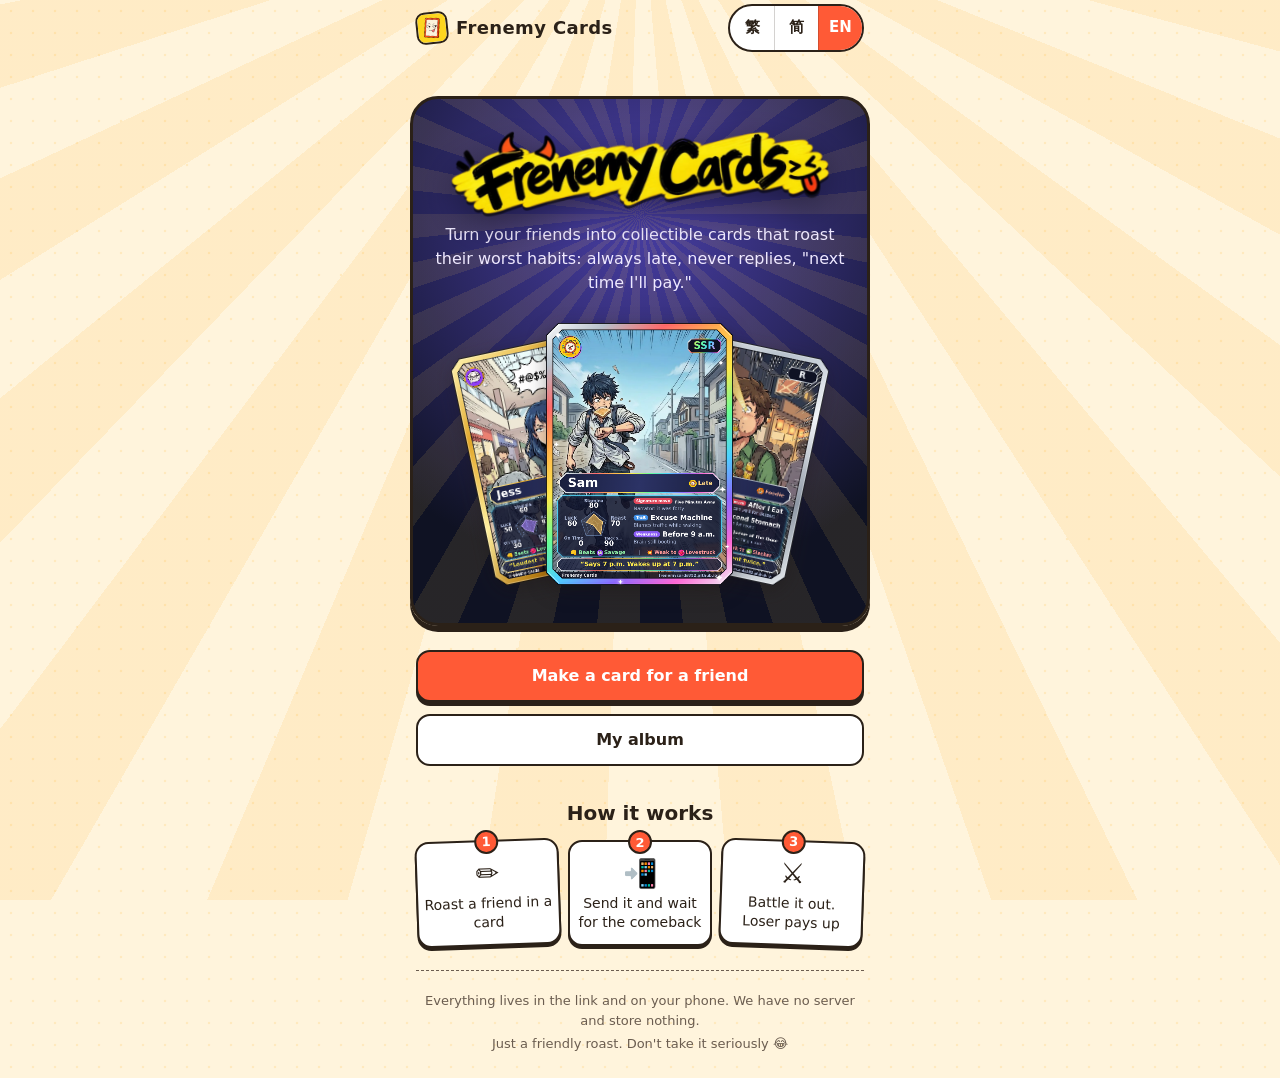
<file: docs/index.html>
<!doctype html>
<html lang="zh-HK">
<head>
  <meta charset="utf-8">
  <meta name="viewport" content="width=device-width, initial-scale=1, viewport-fit=cover">
  <meta name="theme-color" content="#fff4dc">
  <!-- Light design only: stops Android "auto dark" modes from repainting the page. -->
  <meta name="color-scheme" content="only light">
  <link rel="icon" type="image/png" sizes="32x32" href="assets/icons/favicon-32.png">
  <link rel="icon" type="image/png" sizes="192x192" href="assets/icons/icon-192.png">
  <link rel="apple-touch-icon" href="assets/icons/apple-touch-icon.png">
  <link rel="manifest" href="manifest.webmanifest">
  <!-- Home-screen app (iPhone): full screen, light status bar, short name under the icon. -->
  <meta name="mobile-web-app-capable" content="yes">
  <meta name="apple-mobile-web-app-capable" content="yes">
  <meta name="apple-mobile-web-app-status-bar-style" content="default">
  <meta name="apple-mobile-web-app-title" content="損友圖鑑">
  <!-- Link previews (WhatsApp, IG, Threads…). Crawlers don't run JS, so this text can't come
       from the locale files; keep it in step with app.name / app.shareTagline. og:image must be
       an absolute URL. Regenerate the image with tools/make-share-images.ps1. -->
  <meta name="description" content="將朋友變成抽水卡牌，再嚟一場對決！ Turn your friends into roast cards. Then battle it out.">
  <meta property="og:type" content="website">
  <meta property="og:site_name" content="損友圖鑑 Frenemy Cards">
  <meta property="og:title" content="損友圖鑑 Frenemy Cards">
  <meta property="og:description" content="將朋友變成抽水卡牌，再嚟一場對決！ Turn your friends into roast cards. Then battle it out.">
  <meta property="og:url" content="https://frenemycards852.github.io/">
  <meta property="og:image" content="https://frenemycards852.github.io/assets/og.jpg">
  <meta property="og:image:width" content="1200">
  <meta property="og:image:height" content="630">
  <meta property="og:image:type" content="image/jpeg">
  <meta property="og:image:alt" content="損友圖鑑 Frenemy Cards: two friend cards facing off">
  <meta name="twitter:card" content="summary_large_image">
  <title>損友圖鑑 Frenemy Cards</title>
  <link rel="stylesheet" href="css/styles.css">
  <script type="module" src="js/main.js"></script>
</head>
<body>
  <!-- Splash until the first view is drawn (main.js removes it). No text: the language is not loaded yet. -->
  <div class="splash" id="splash" aria-hidden="true">
    <img class="splash-icon" src="assets/icons/icon-192.png" alt="" width="96" height="96">
    <span class="splash-dots"><i></i><i></i><i></i></span>
  </div>
  <div class="shell">
    <header class="topbar">
      <a class="brand" href="#/"><img class="brand-icon" src="assets/icons/icon-192.png" alt="" width="32" height="32"><span data-i18n="app.name"></span></a>
      <div class="lang-switch" id="lang-switch" role="group" data-i18n-aria-label="lang.groupLabel"></div>
    </header>

    <main id="app" class="view" tabindex="-1"></main>

    <footer class="footer">
      <p data-i18n="footer.privacy"></p>
      <p data-i18n="footer.disclaimer"></p>
    </footer>
  </div>

  <!-- View templates: text comes from locale files via data-i18n -->
  <template id="view-home">
    <section class="home">
      <div class="home-stage">
        <h1 class="home-title" data-i18n="app.name"></h1>
        <p class="home-tagline" data-i18n="home.tagline"></p>
        <div class="home-fan"></div>
      </div>
      <div class="actions">
        <a class="btn btn-primary" href="#/make" data-i18n="home.make"></a>
        <a class="btn btn-secondary" href="#/album" data-i18n="home.album"></a>
      </div>
      <h2 class="home-how-title" data-i18n="home.howTitle"></h2>
      <ol class="home-steps">
        <li><span class="home-step-icon" aria-hidden="true" data-i18n="home.step1Icon"></span><span data-i18n="home.step1"></span></li>
        <li><span class="home-step-icon" aria-hidden="true" data-i18n="home.step2Icon"></span><span data-i18n="home.step2"></span></li>
        <li><span class="home-step-icon" aria-hidden="true" data-i18n="home.step3Icon"></span><span data-i18n="home.step3"></span></li>
      </ol>
    </section>
  </template>

</body>
</html>
</file>
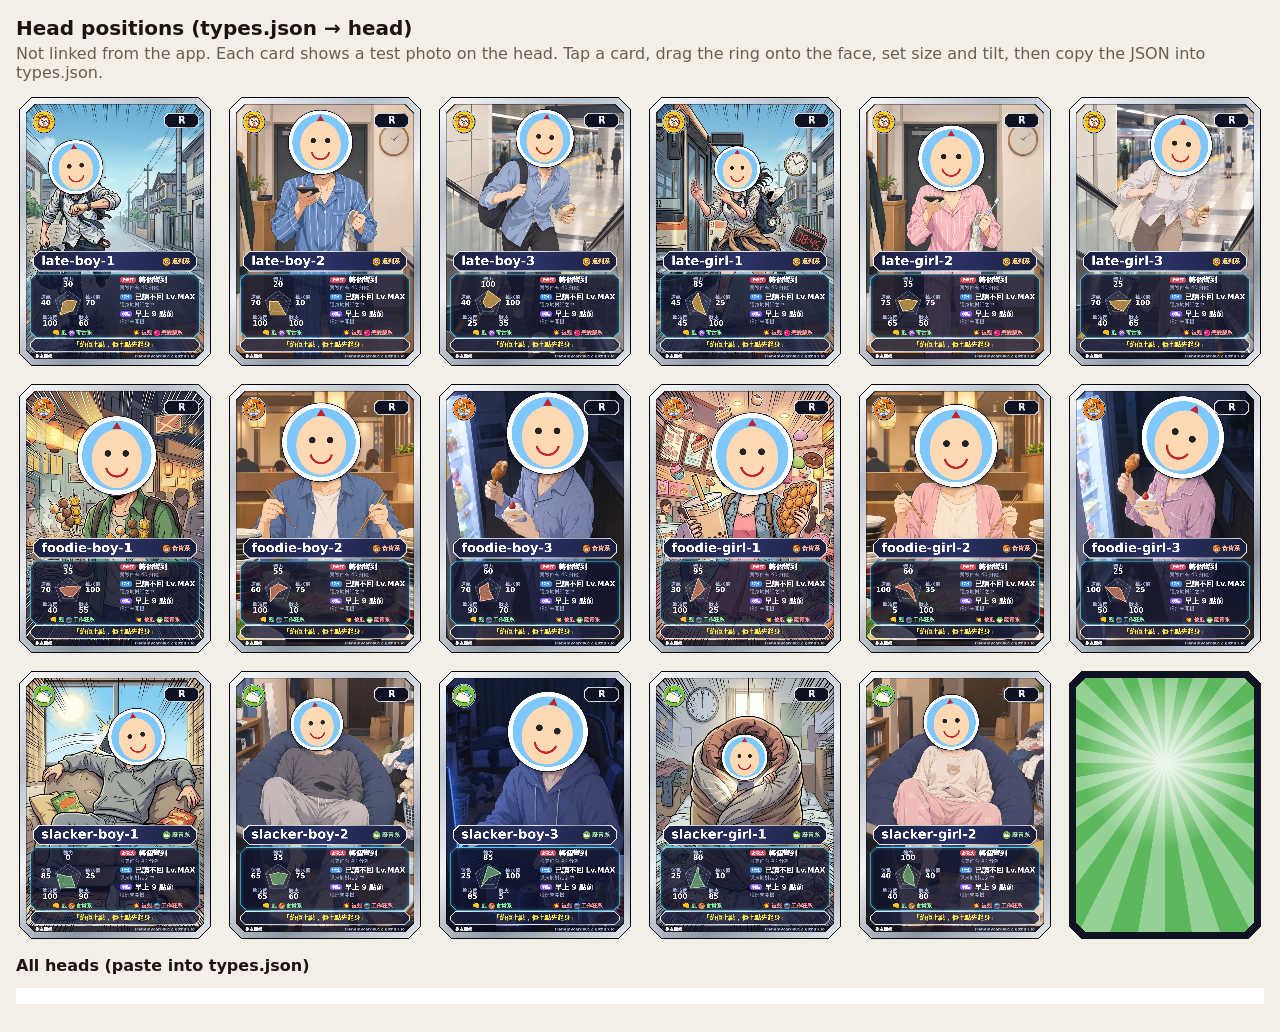
<file: docs/dev/heads.html>
<!doctype html>
<html lang="en">
<head>
  <meta charset="utf-8">
  <meta name="viewport" content="width=device-width, initial-scale=1">
  <meta name="robots" content="noindex">
  <link rel="icon" href="data:,">
  <title>Head positions</title>
  <style>
    body { margin: 0; padding: 16px; background: #f3efe6; color: #1d1412; font-family: system-ui, sans-serif; }
    h1 { font-size: 20px; margin: 0 0 4px; }
    p { margin: 0 0 12px; color: #6b5d50; }
    .grid { display: grid; grid-template-columns: repeat(auto-fill, minmax(180px, 1fr)); gap: 12px; }
    .grid button { padding: 0; border: 3px solid transparent; background: none; cursor: pointer; }
    .grid button[aria-pressed="true"] { border-color: #ff5a36; }
    .grid canvas { display: block; width: 100%; height: auto; }
    .editor[hidden] { display: none; }
    .editor { display: grid; grid-template-columns: minmax(0, 420px) 1fr; gap: 16px; margin: 16px 0; align-items: start; }
    .pic { position: relative; touch-action: none; }
    .pic img { display: block; width: 100%; }
    .ring { position: absolute; border: 3px solid #ff2d55; border-radius: 50%; box-shadow: 0 0 0 2px #fff; transform: translate(-50%, -50%); cursor: move; }
    .ring::after { content: ""; position: absolute; left: 50%; top: -14px; width: 3px; height: 14px; background: #ff2d55; }
    label { display: block; margin: 8px 0; }
    input[type=range] { width: 100%; }
    pre { white-space: pre-wrap; background: #fff; padding: 8px; font-size: 12px; }
  </style>
</head>
<body>
  <h1>Head positions (types.json → head)</h1>
  <p>Not linked from the app. Each card shows a test photo on the head. Tap a card, drag the ring onto the face, set size and tilt, then copy the JSON into types.json.</p>
  <div class="grid" id="grid"></div>
  <div class="editor" id="editor" hidden>
    <div class="pic" id="pic"><img id="img" alt=""><div class="ring" id="ring"></div></div>
    <div>
      <b id="which"></b>
      <label>Size <input type="range" id="r" min="0.03" max="0.2" step="0.001"></label>
      <label>Tilt <input type="range" id="angle" min="-40" max="40" step="1"></label>
      <pre id="out"></pre>
    </div>
  </div>
  <h2 style="font-size:16px">All heads (paste into types.json)</h2>
  <pre id="all"></pre>

  <script type="module">
    import { setLang } from '../js/i18n.js';
    import { loadJSON } from '../js/data.js';
    import { renderCard } from '../js/render-card.js';
    import { randomStats } from '../js/card.js';

    await setLang('zh-HK', { remember: false });
    const [config, types, skills, descriptions] = await Promise.all([
      loadJSON('data/config.json'), loadJSON('data/types.json'),
      loadJSON('data/skills/zh-HK.json'), loadJSON('data/descriptions/zh-HK.json'),
    ]);
    const data = { config, types, skills, descriptions };

    // Test photo: a face with a red "up" arrow, so position and tilt are easy to judge.
    const face = document.createElement('canvas');
    face.width = face.height = 256;
    const f = face.getContext('2d');
    f.fillStyle = '#7ec8ff'; f.fillRect(0, 0, 256, 256);
    f.fillStyle = '#ffd9b3'; f.beginPath(); f.ellipse(128, 140, 92, 108, 0, 0, Math.PI * 2); f.fill();
    f.fillStyle = '#222'; f.beginPath(); f.arc(95, 120, 12, 0, 7); f.arc(161, 120, 12, 0, 7); f.fill();
    f.lineWidth = 8; f.strokeStyle = '#c0262d'; f.beginPath(); f.arc(128, 165, 40, 0.2, Math.PI - 0.2); f.stroke();
    f.fillStyle = '#c0262d'; f.beginPath(); f.moveTo(128, 4); f.lineTo(112, 30); f.lineTo(144, 30); f.fill();
    const photo = face.toDataURL('image/png');

    const p = (id) => ({ id, name: '', desc: '' });
    const list = types.types.flatMap((type) => ['boy', 'girl'].flatMap((gender) => (type.art?.[gender] ?? []).map((entry, scene) => ({ type, gender, scene, entry, key: `${type.id}-${gender}-${scene + 1}` }))));
    // New Year characters (any type; drawn here on the first type's card).
    const zodiac = types.zodiac;
    if (zodiac) {
      zodiac.items.forEach((item, i) => ['boy', 'girl'].forEach((gender) => list.push({
        type: types.types[0], gender, scene: zodiac.firstScene + i, entry: item.art[gender], key: `zodiac-${item.id}-${gender}`,
      })));
    }
    const grid = document.getElementById('grid');
    const canvases = new Map();
    const draw = async ({ type, gender, scene, key }) => {
      const card = { name: key, gender, type: type.id, stats: randomStats(config.stats), move: p('m1'), trait: p('t1'), weakness: p('w1'), desc: { id: 'd1', text: '' }, rarity: 'R', photo, ...(scene > 0 ? { scene } : {}) };
      await renderCard(canvases.get(key), card, data);
    };
    const showAll = () => {
      document.getElementById('all').textContent = [
        ...types.types.map((type) => `"${type.id}": "art": ${JSON.stringify(type.art)}`),
        ...(types.zodiac?.items ?? []).map((item) => `zodiac "${item.id}": boy ${JSON.stringify(item.art.boy.head)} girl ${JSON.stringify(item.art.girl.head)}`),
      ].join('\n');
    };
    for (const item of list) {
      const b = document.createElement('button');
      b.type = 'button';
      const c = document.createElement('canvas');
      canvases.set(item.key, c);
      b.append(c);
      b.addEventListener('click', () => {
        grid.querySelectorAll('button').forEach((x) => x.setAttribute('aria-pressed', String(x === b)));
        edit(item);
      });
      grid.append(b);
      await draw(item);
    }
    showAll();

    // Editor: values are fractions of the picture (x, y, r) and degrees (tilt).
    const pic = document.getElementById('pic');
    const img = document.getElementById('img');
    const ring = document.getElementById('ring');
    let current = null;
    const round = (v) => Math.round(v * 1000) / 1000;
    function place() {
      const [x, y, r, a] = current.entry.head;
      const w = img.clientWidth;
      ring.style.left = `${x * 100}%`;
      ring.style.top = `${y * 100}%`;
      ring.style.width = ring.style.height = `${r * 2 * w}px`;
      ring.style.transform = `translate(-50%, -50%) rotate(${a}deg)`;
      document.getElementById('r').value = r;
      document.getElementById('angle').value = a;
      document.getElementById('out').textContent = JSON.stringify(current.entry.head);
    }
    async function update(values) {
      current.entry.head = values.map((v, i) => (i < 3 ? round(v) : Math.round(v)));
      place();
      showAll();
      await draw(current);
    }
    function edit(item) {
      current = item;
      document.getElementById('editor').hidden = false;
      document.getElementById('which').textContent = item.key;
      img.onload = place;
      img.src = `../${item.entry.src}`;
    }
    let dragging = false;
    pic.addEventListener('pointerdown', (e) => { dragging = true; pic.setPointerCapture(e.pointerId); move(e); });
    pic.addEventListener('pointermove', (e) => { if (dragging) move(e); });
    pic.addEventListener('pointerup', () => { dragging = false; draw(current); });
    function move(e) {
      const box = img.getBoundingClientRect();
      const [, , r, a] = current.entry.head;
      current.entry.head = [round((e.clientX - box.left) / box.width), round((e.clientY - box.top) / box.height), r, a];
      place();
      showAll();
    }
    document.getElementById('r').addEventListener('input', (e) => { const h = current.entry.head; update([h[0], h[1], Number(e.target.value), h[3]]); });
    document.getElementById('angle').addEventListener('input', (e) => { const h = current.entry.head; update([h[0], h[1], h[2], Number(e.target.value)]); });
  </script>
</body>
</html>
</file>
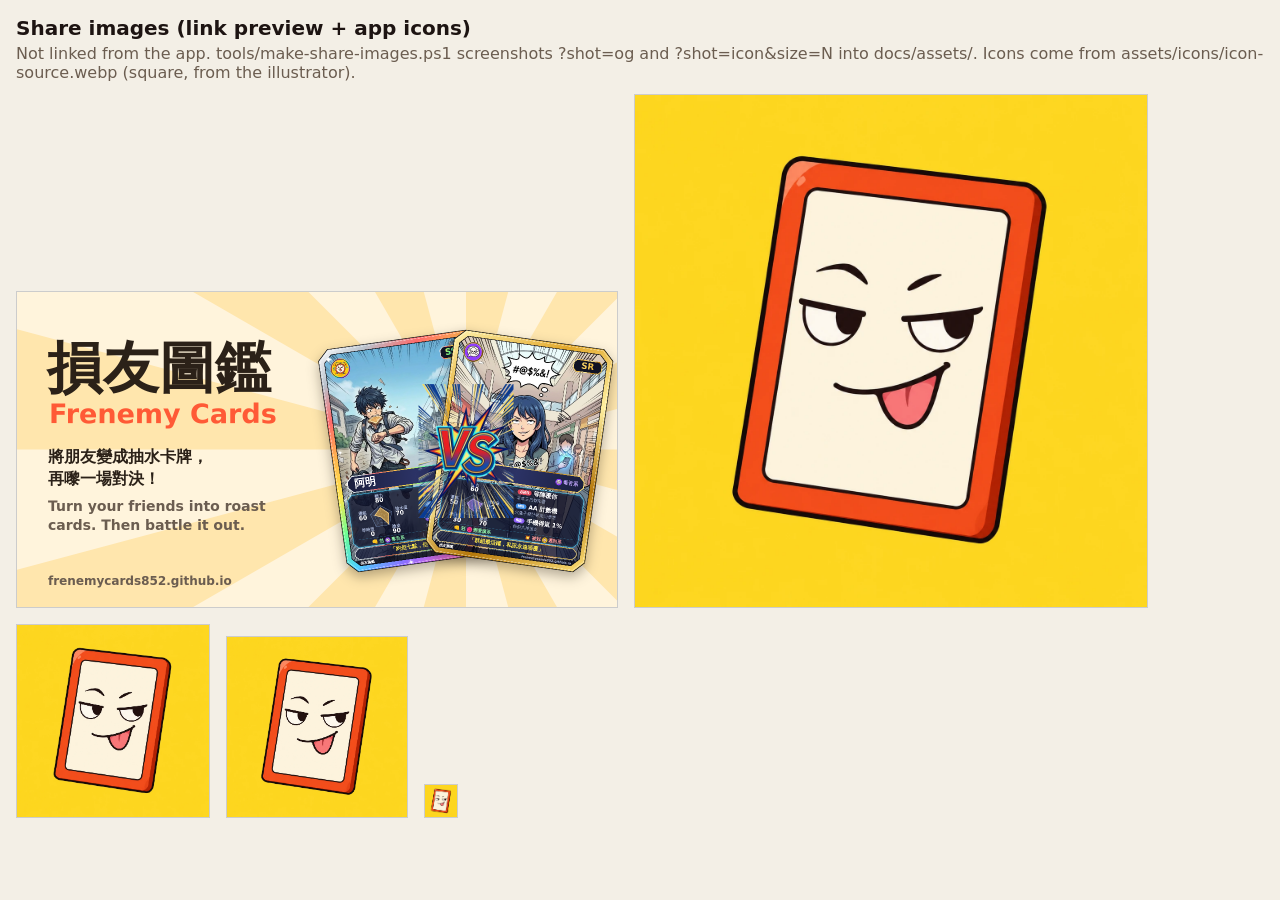
<file: docs/dev/og.html>
<!doctype html>
<html lang="en">
<head>
  <meta charset="utf-8">
  <meta name="viewport" content="width=device-width, initial-scale=1">
  <meta name="robots" content="noindex">
  <link rel="icon" href="data:,">
  <title>Share images</title>
  <style>
    body { margin: 0; padding: 16px; background: #f3efe6; color: #1d1412; font-family: system-ui, sans-serif; }
    body.shot { padding: 0; overflow: hidden; background: #fff; }
    h1 { font-size: 20px; margin: 0 0 4px; }
    p { margin: 0 0 12px; color: #6b5d50; }
    .row { display: flex; flex-wrap: wrap; gap: 16px; align-items: end; margin-bottom: 16px; }
    .row canvas { max-width: 100%; height: auto; border: 1px solid #ccc; }
    body.shot canvas { display: block; border: 0; max-width: none; }
  </style>
</head>
<body>
  <h1>Share images (link preview + app icons)</h1>
  <p>Not linked from the app. tools/make-share-images.ps1 screenshots ?shot=og and ?shot=icon&amp;size=N into docs/assets/.
    Icons come from assets/icons/icon-source.webp (square, from the illustrator).</p>
  <div id="out"></div>

  <script type="module">
    import { setLang } from '../js/i18n.js';
    import { loadJSON } from '../js/data.js';
    import { renderCard, CARD_W, CARD_H } from '../js/render-card.js';

    const OG_W = 1200;
    const OG_H = 630;
    const FONT = '"Microsoft JhengHei", "PingFang HK", "Noto Sans TC", system-ui, sans-serif';
    const COLORS = { bg: '#fff4dc', ray: '#ffe6ad', text: '#2b2118', muted: '#6b5d50', primary: '#ff5a36' };

    await setLang('zh-HK', { remember: false });
    const params = new URLSearchParams(location.search);
    const shot = params.get('shot');
    const out = document.getElementById('out');

    function loadImage(src) {
      return new Promise((resolve, reject) => {
        const img = new Image();
        img.onload = () => resolve(img);
        img.onerror = () => reject(new Error(`missing ${src}`));
        img.src = src;
      });
    }

    function wrap(ctx, text, maxWidth) {
      // English wraps by word; Chinese after punctuation when the piece fits, else by character.
      const parts = /\s/.test(text)
        ? text.split(/(\s+)/)
        : text.split(/(?<=[，。！？、])/).flatMap((p) => (ctx.measureText(p).width > maxWidth ? [...p] : [p]));
      const lines = [];
      let line = '';
      for (const part of parts) {
        const next = line + part;
        if (line && ctx.measureText(next).width > maxWidth) {
          lines.push(line.trim());
          line = part.trimStart();
        } else {
          line = next;
        }
      }
      if (line.trim()) lines.push(line.trim());
      return lines;
    }

    async function drawOg(canvas) {
      canvas.width = OG_W;
      canvas.height = OG_H;
      const ctx = canvas.getContext('2d');
      const [config, types, skills, descriptions, sample, zh, en, vs] = await Promise.all([
        loadJSON('data/config.json'), loadJSON('data/types.json'),
        loadJSON('data/skills/zh-HK.json'), loadJSON('data/descriptions/zh-HK.json'),
        loadJSON('data/sample-card.json'), loadJSON('locales/zh-HK.json'), loadJSON('locales/en.json'),
        loadImage('../assets/fx/vs.webp'),
      ]);
      const data = { config, types, skills, descriptions };

      // Background: warm paper with soft rays behind the cards.
      ctx.fillStyle = COLORS.bg;
      ctx.fillRect(0, 0, OG_W, OG_H);
      const cx = 898;
      const cy = 315;
      ctx.fillStyle = COLORS.ray;
      for (let i = 0; i < 24; i += 2) {
        const a = (i / 24) * Math.PI * 2;
        const b = ((i + 1) / 24) * Math.PI * 2;
        ctx.beginPath();
        ctx.moveTo(cx, cy);
        ctx.arc(cx, cy, 1200, a, b);
        ctx.closePath();
        ctx.fill();
      }

      // Two cards facing off.
      const cardH = 450;
      const cardW = cardH * (CARD_W / CARD_H);
      const cards = [
        { ...sample.card, name: sample.names['zh-HK'] },
        { ...sample.rival.card, name: sample.rival.names['zh-HK'] },
      ];
      const spots = [[790, 318, -8], [1005, 318, 8]];
      for (const [i, card] of cards.entries()) {
        const c = document.createElement('canvas');
        await renderCard(c, card, data);
        const [x, y, tilt] = spots[i];
        ctx.save();
        ctx.translate(x, y);
        ctx.rotate((tilt * Math.PI) / 180);
        ctx.shadowColor = 'rgba(43, 33, 24, 0.35)';
        ctx.shadowBlur = 24;
        ctx.shadowOffsetY = 10;
        ctx.drawImage(c, -cardW / 2, -cardH / 2, cardW, cardH);
        ctx.restore();
      }
      const vsW = 190;
      const vsH = vsW * (vs.height / vs.width);
      ctx.drawImage(vs, 898 - vsW / 2, 318 - vsH / 2, vsW, vsH);

      // Title block on the left (text from the locale files).
      const left = 60;
      const maxW = 500;
      ctx.textBaseline = 'alphabetic';
      ctx.fillStyle = COLORS.text;
      ctx.font = `900 112px ${FONT}`;
      ctx.fillText(zh.app.name, left, 190);
      ctx.fillStyle = COLORS.primary;
      ctx.font = `800 54px ${FONT}`;
      ctx.fillText(en.app.name, left + 4, 262);
      let y = 340;
      ctx.fillStyle = COLORS.text;
      ctx.font = `700 32px ${FONT}`;
      for (const line of wrap(ctx, zh.app.shareTagline, maxW)) { ctx.fillText(line, left + 2, y); y += 44; }
      y += 10;
      ctx.fillStyle = COLORS.muted;
      ctx.font = `600 28px ${FONT}`;
      for (const line of wrap(ctx, en.app.shareTagline, maxW)) { ctx.fillText(line, left + 2, y); y += 38; }
      ctx.fillStyle = COLORS.muted;
      ctx.font = `600 24px ${FONT}`;
      ctx.fillText('frenemycards852.github.io', left + 2, OG_H - 44);
    }

    async function drawIcon(canvas, size) {
      canvas.width = canvas.height = size;
      const ctx = canvas.getContext('2d');
      ctx.imageSmoothingQuality = 'high';
      try {
        const img = await loadImage('../assets/icons/icon-source.webp');
        const s = Math.min(img.width, img.height);
        ctx.drawImage(img, (img.width - s) / 2, (img.height - s) / 2, s, s, 0, 0, size, size);
      } catch {
        // Placeholder until the illustrated icon arrives.
        ctx.fillStyle = COLORS.primary;
        ctx.fillRect(0, 0, size, size);
        ctx.fillStyle = '#fff';
        ctx.font = `900 ${size * 0.6}px ${FONT}`;
        ctx.textAlign = 'center';
        ctx.textBaseline = 'middle';
        ctx.fillText('損', size / 2, size / 2 + size * 0.04);
      }
    }

    if (shot) {
      document.body.className = 'shot';
      document.querySelectorAll('h1, p').forEach((n) => n.remove());
      const canvas = document.createElement('canvas');
      out.append(canvas);
      if (shot === 'og') await drawOg(canvas);
      else await drawIcon(canvas, Number(params.get('size')) || 512);
      document.title = 'ready';
    } else {
      const row = document.createElement('div');
      row.className = 'row';
      out.append(row);
      const og = document.createElement('canvas');
      og.style.width = '600px';
      row.append(og);
      await drawOg(og);
      for (const size of [512, 192, 180, 32]) {
        const c = document.createElement('canvas');
        row.append(c);
        await drawIcon(c, size);
      }
    }
  </script>
</body>
</html>
</file>
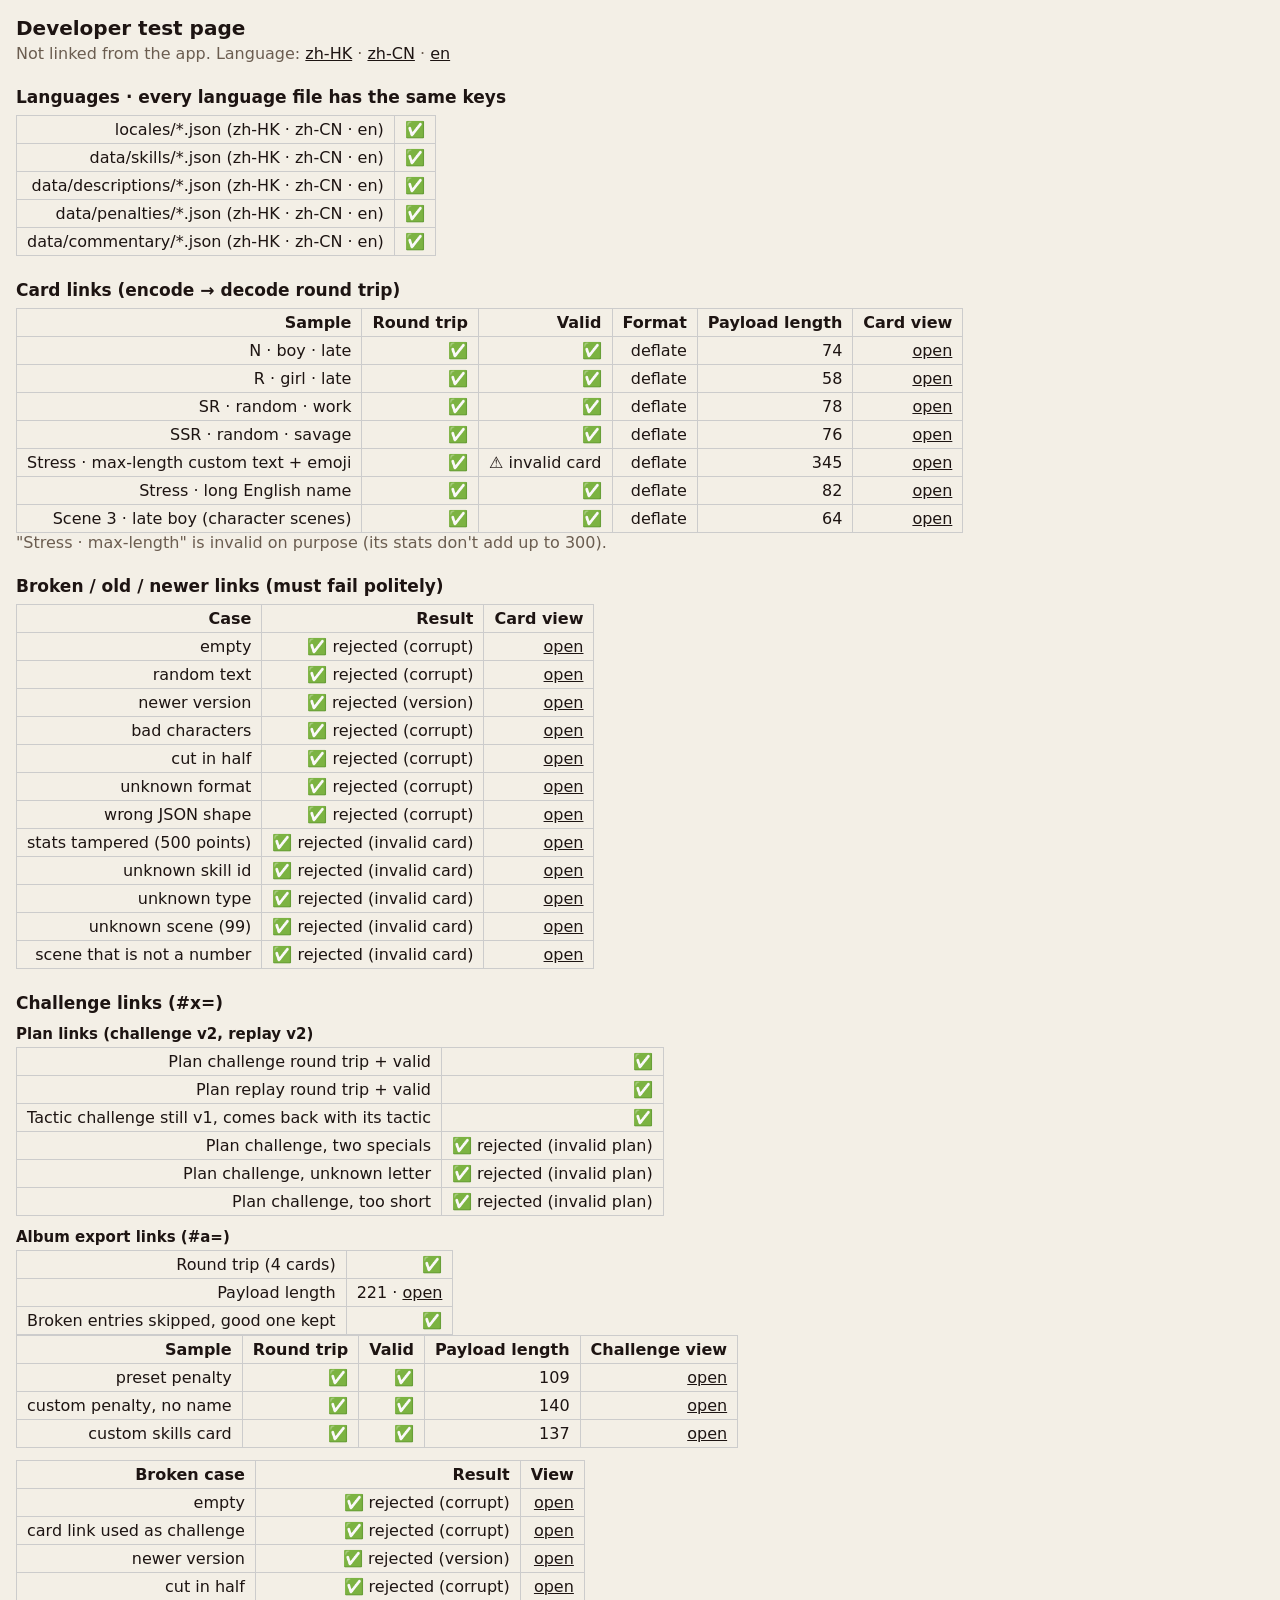
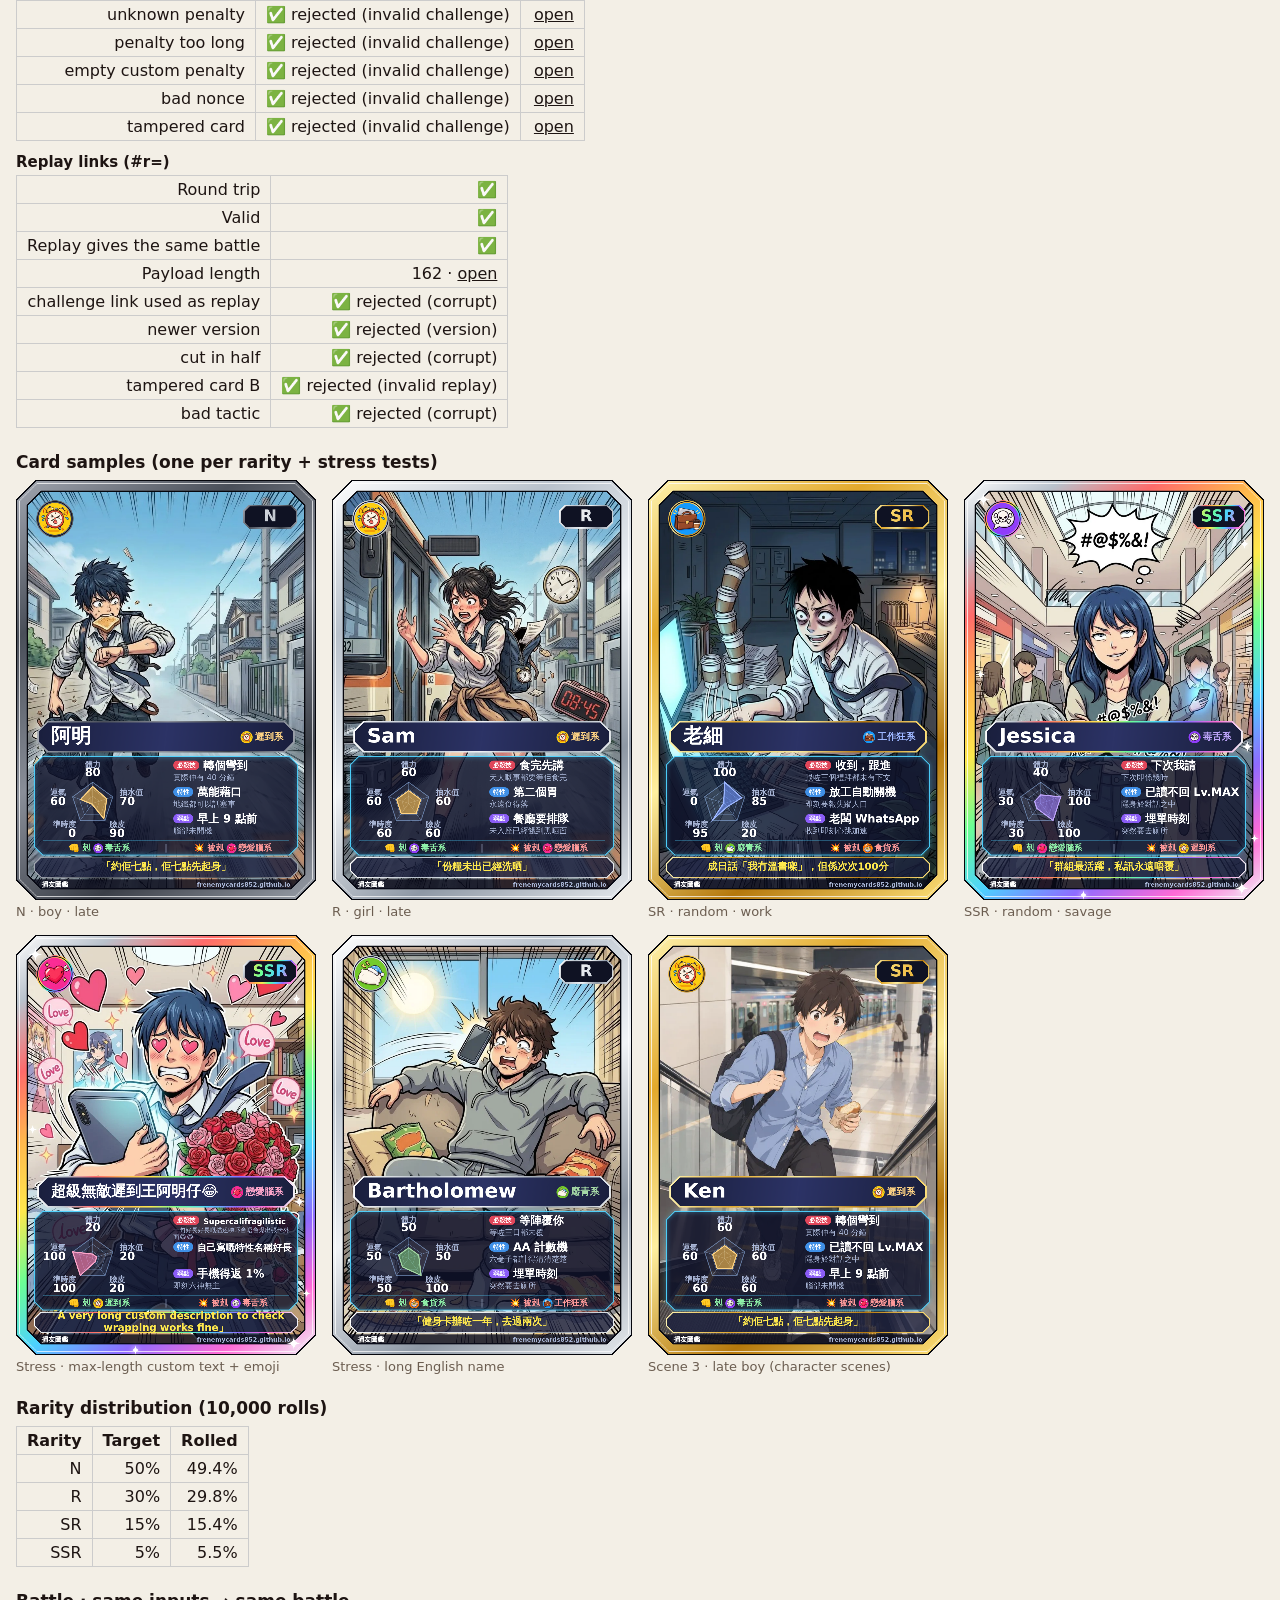
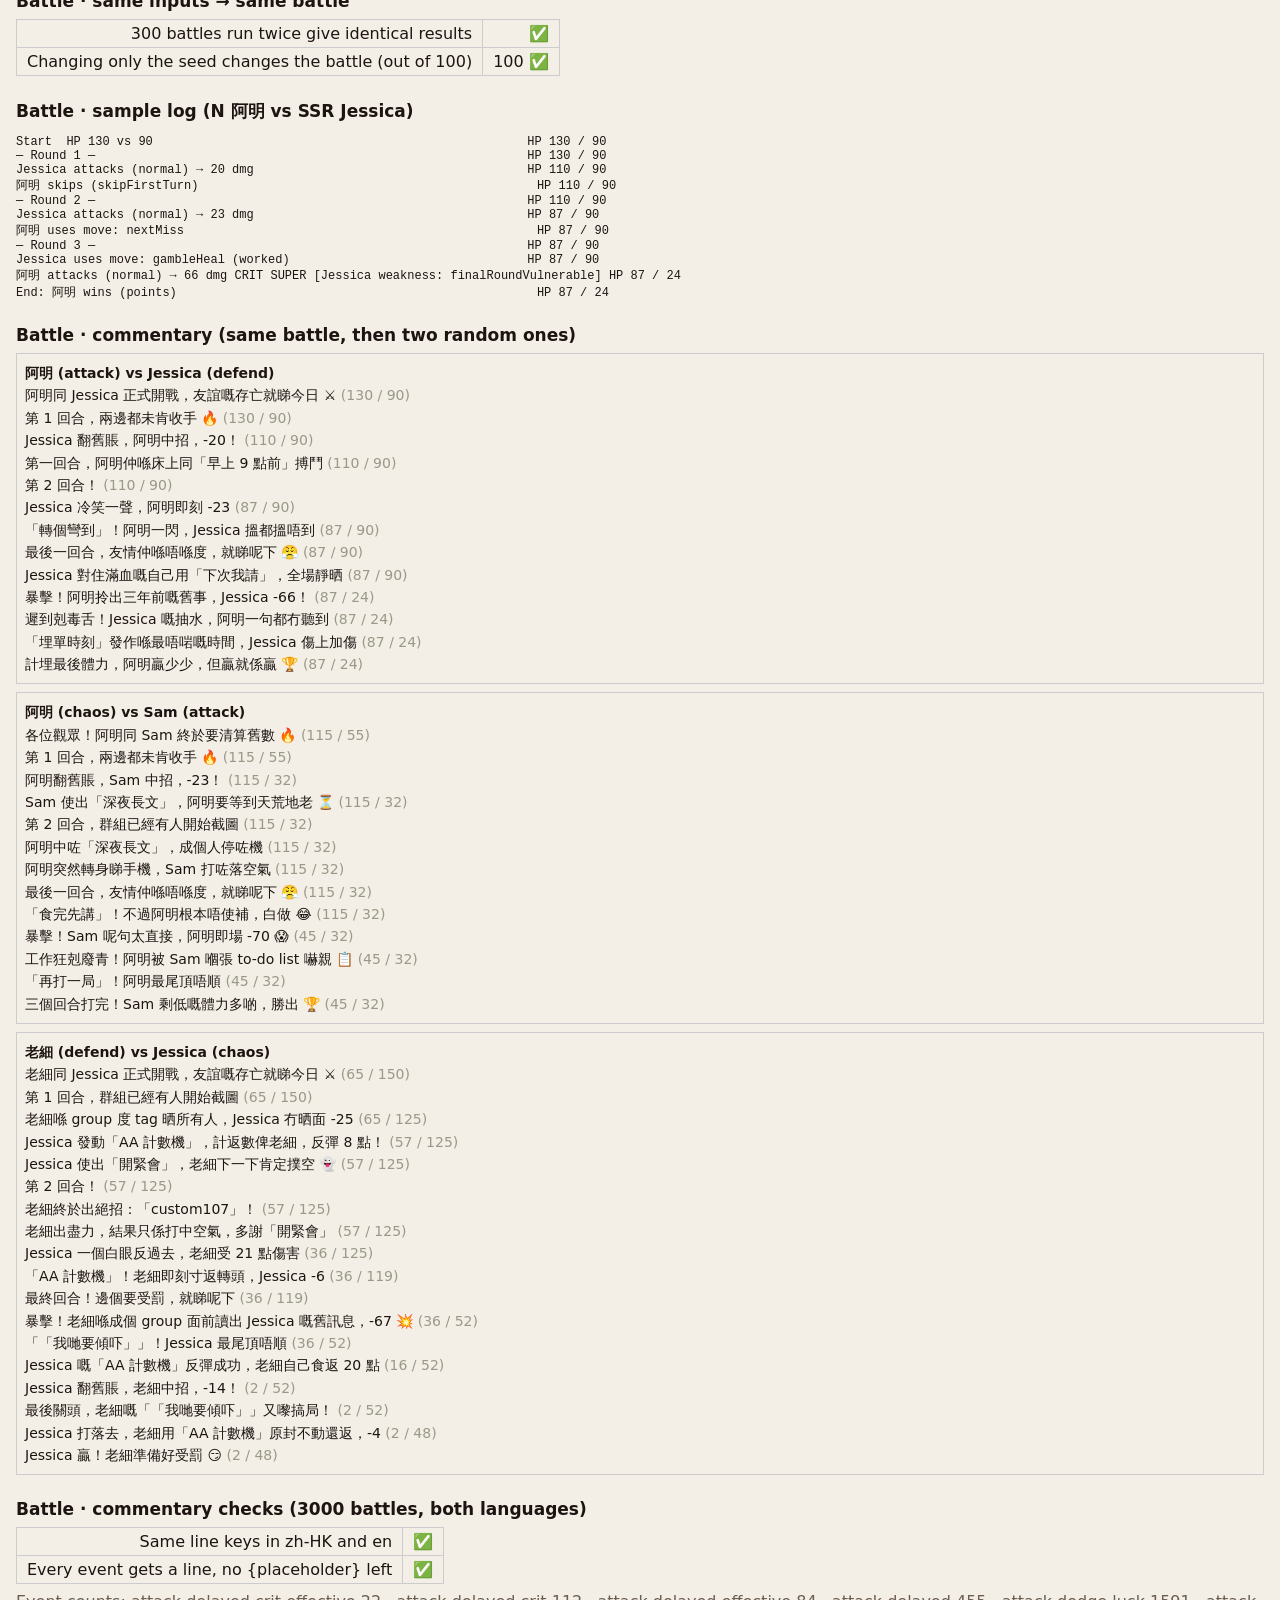
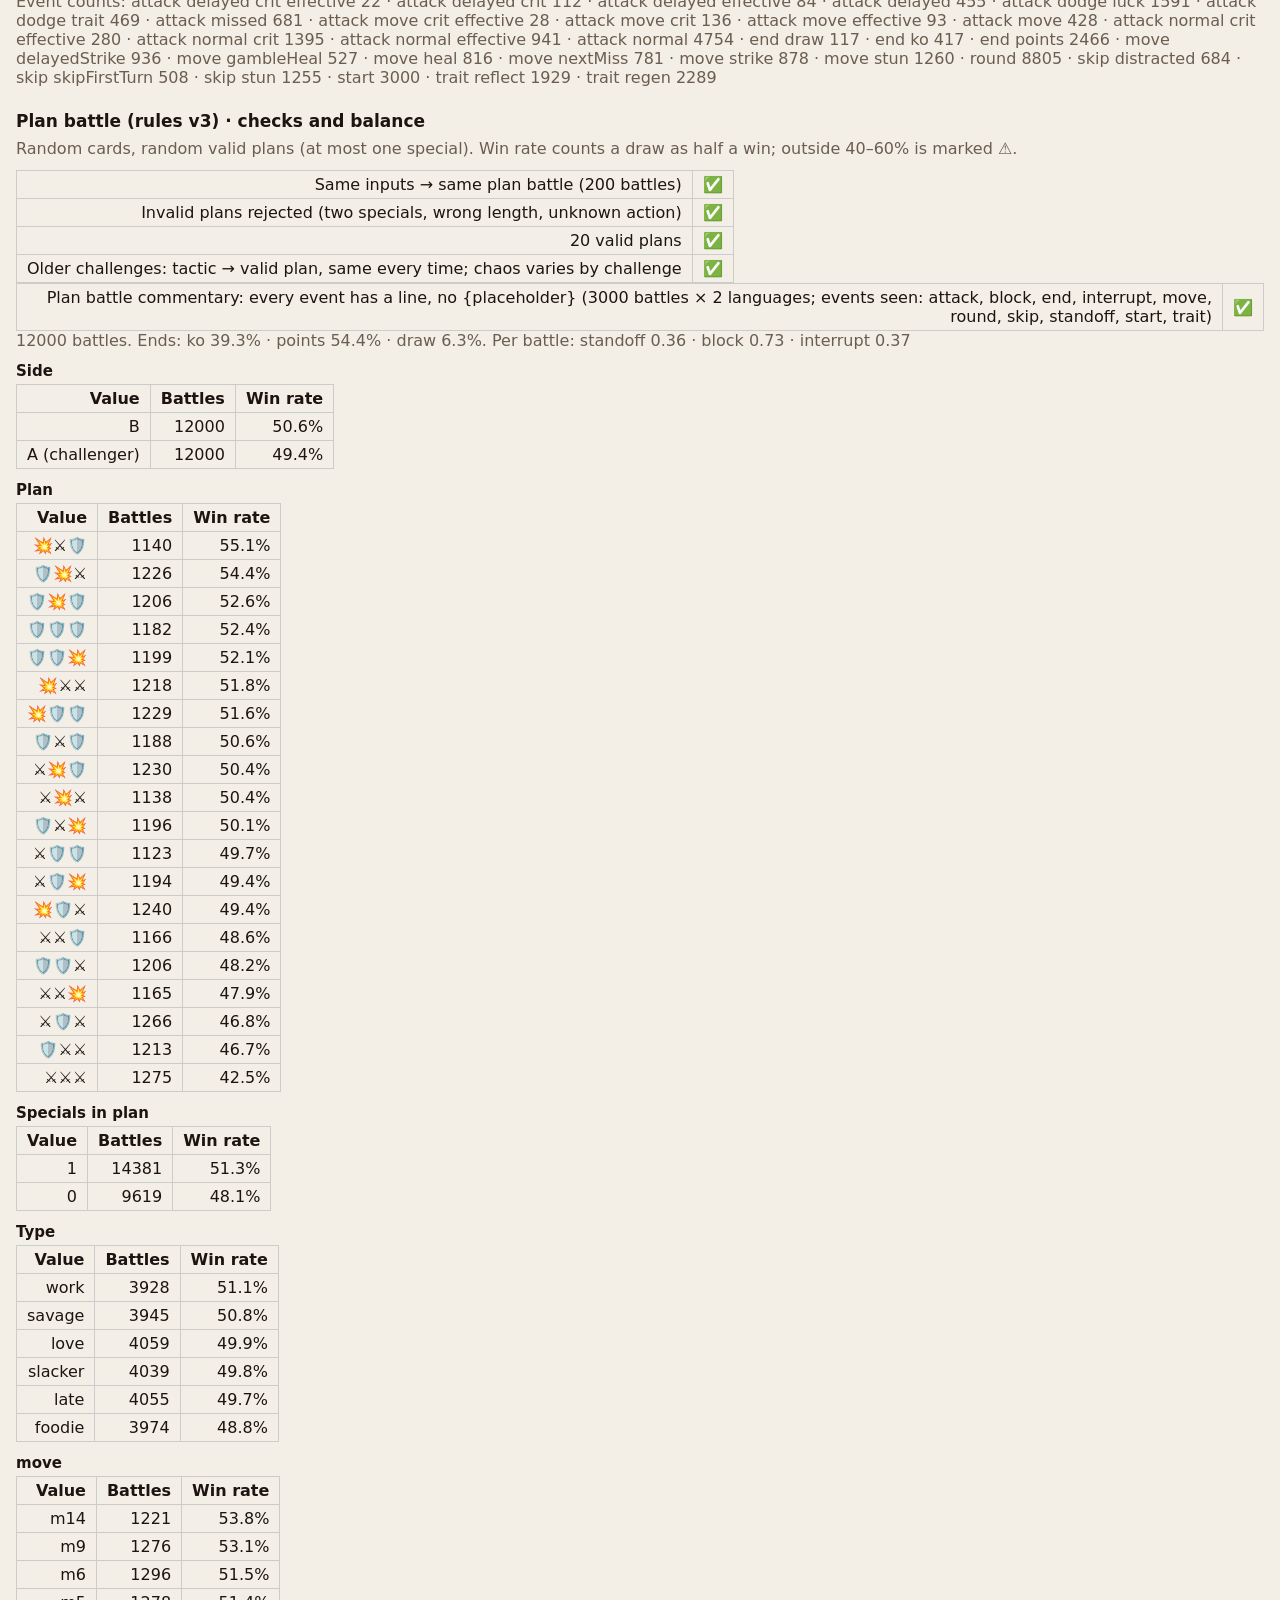
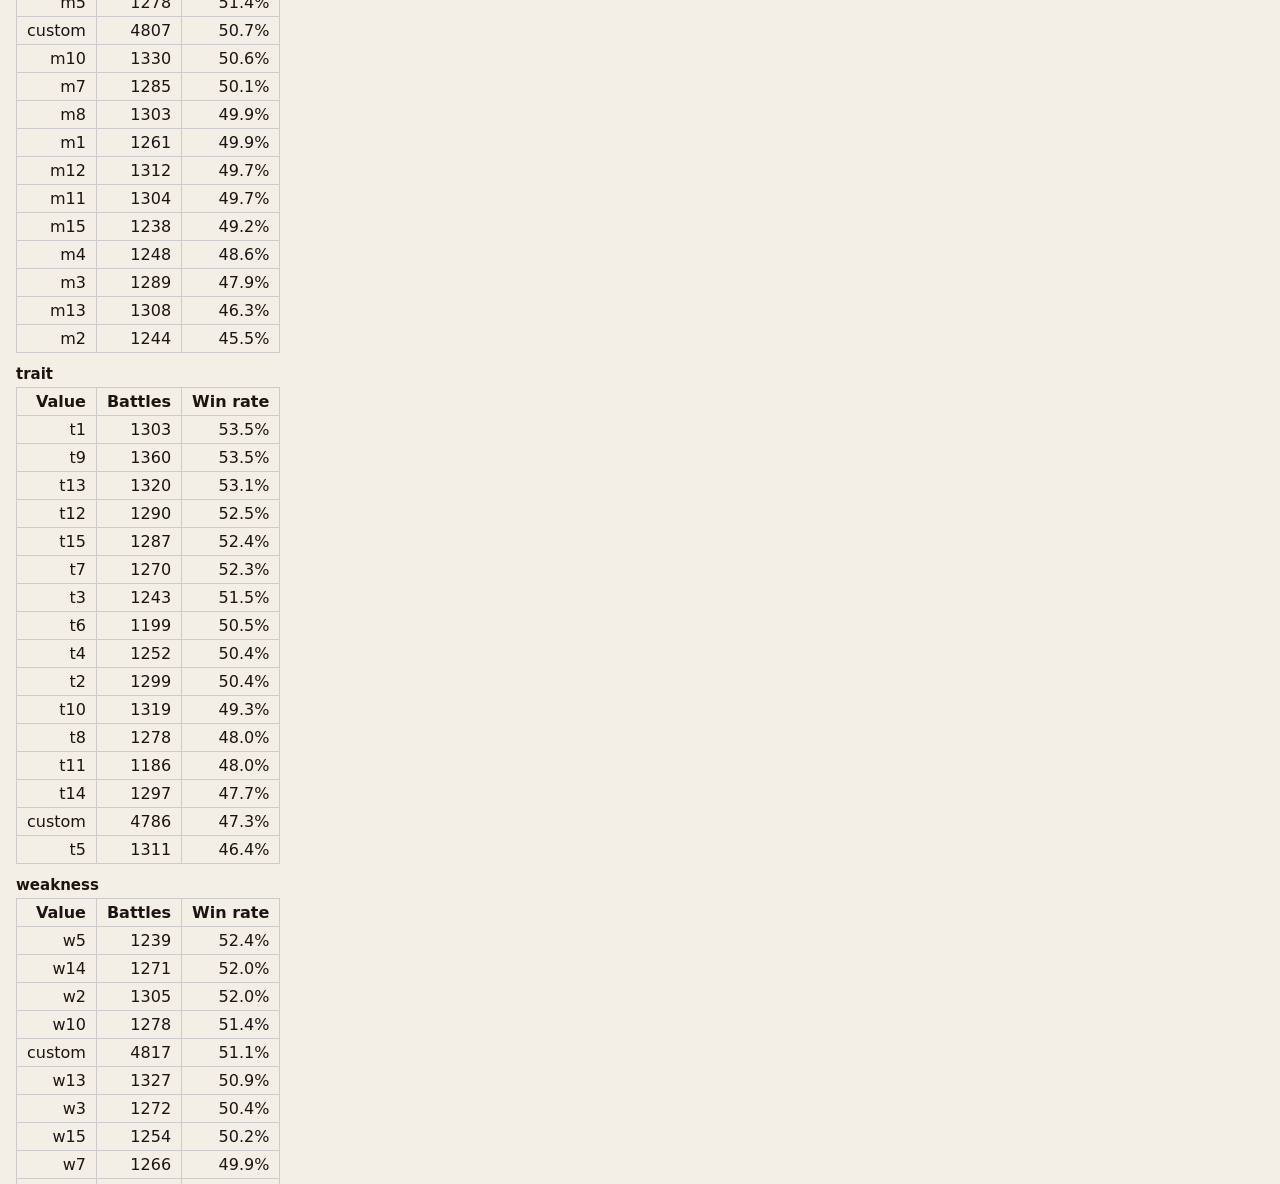
<file: docs/dev/test.html>
<!doctype html>
<html lang="en">
<head>
  <meta charset="utf-8">
  <meta name="viewport" content="width=device-width, initial-scale=1">
  <meta name="robots" content="noindex">
  <link rel="icon" href="data:,">
  <title>Dev tests</title>
  <style>
    body { margin: 0; padding: 16px; background: #f3efe6; color: #1d1412; font-family: system-ui, sans-serif; }
    h1 { font-size: 20px; margin: 0 0 4px; }
    h2 { font-size: 17px; margin: 24px 0 8px; }
    p { margin: 0 0 12px; color: #6b5d50; }
    .cards { display: grid; grid-template-columns: repeat(auto-fill, minmax(260px, 1fr)); gap: 16px; }
    .cards figure { margin: 0; }
    .cards canvas { width: 100%; height: auto; display: block; }
    figcaption { font-size: 13px; color: #6b5d50; margin-top: 4px; }
    table { border-collapse: collapse; }
    td, th { border: 1px solid #ccc; padding: 4px 10px; text-align: right; }
    a { color: #1d1412; }
  </style>
</head>
<body>
  <h1>Developer test page</h1>
  <p>Not linked from the app. Language: <a href="?lang=zh-HK">zh-HK</a> · <a href="?lang=zh-CN">zh-CN</a> · <a href="?lang=en">en</a></p>

  <h2>Languages · every language file has the same keys</h2>
  <div id="langkeys"></div>

  <h2>Card links (encode → decode round trip)</h2>
  <div id="codec"></div>

  <h2>Broken / old / newer links (must fail politely)</h2>
  <div id="bad"></div>

  <h2>Challenge links (#x=)</h2>
  <div id="challenges"></div>

  <h2>Card samples (one per rarity + stress tests)</h2>
  <div class="cards" id="cards"></div>

  <h2>Rarity distribution (10,000 rolls)</h2>
  <div id="rarity"></div>

  <h2>Battle · same inputs → same battle</h2>
  <div id="determinism"></div>

  <h2>Battle · sample log (N 阿明 vs SSR Jessica)</h2>
  <pre id="battlelog" style="font-size:12px;white-space:pre-wrap"></pre>

  <h2>Battle · commentary (same battle, then two random ones)</h2>
  <div id="talk"></div>

  <h2>Battle · commentary checks (3000 battles, both languages)</h2>
  <div id="talkcheck"></div>

  <h2>Plan battle (rules v3) · checks and balance</h2>
  <p>Random cards, random valid plans (at most one special). Win rate counts a draw as half a win; outside 40–60% is marked ⚠️.</p>
  <div id="planbalance"></div>

  <h2>Battle · balance (random cards)</h2>
  <p>Win rate counts a draw as half a win. Cells outside 40–60% are marked ⚠️.</p>
  <div id="balance"></div>

  <script type="module">
    import { setLang, t } from '../js/i18n.js';
    import { loadJSON } from '../js/data.js';
    import { renderCard } from '../js/render-card.js';
    import { rollRarity } from '../js/rarity.js';

    const asked = new URLSearchParams(location.search).get('lang');
    const lang = ['zh-HK', 'zh-CN', 'en'].includes(asked) ? asked : 'zh-HK';
    await setLang(lang, { remember: false });

    // Languages: locale and content files must have the same key paths in every language.
    {
      // Objects compare by key; lists of items with an id compare by id; other lists (lines) are one leaf,
      // since each language may have a different number of lines.
      const shape = (v, path = '') => {
        if (Array.isArray(v)) {
          return v.every((x) => x && typeof x === 'object' && 'id' in x)
            ? v.map((x) => x.id).sort().flatMap((id) => shape(v.find((x) => x.id === id), `${path}[${id}]`))
            : [path];
        }
        if (v && typeof v === 'object') return Object.keys(v).sort().flatMap((k) => shape(v[k], `${path}.${k}`));
        return [path];
      };
      const files = ['locales/{l}.json', 'data/skills/{l}.json', 'data/descriptions/{l}.json', 'data/penalties/{l}.json', 'data/commentary/{l}.json'];
      const rows = [];
      for (const f of files) {
        const [a, ...others] = await Promise.all(['zh-HK', 'zh-CN', 'en'].map((l) => loadJSON(f.replace('{l}', l)).then((j) => shape(j).join('|'))));
        rows.push(`<tr><td>${f.replace('{l}', '*')} (zh-HK · zh-CN · en)</td><td>${others.every((o) => o === a) ? '✅' : '❌'}</td></tr>`);
      }
      document.getElementById('langkeys').innerHTML = `<table>${rows.join('')}</table>`;
    }
    const [config, types, skills, descriptions] = await Promise.all([
      loadJSON('data/config.json'), loadJSON('data/types.json'),
      loadJSON(`data/skills/${lang}.json`), loadJSON(`data/descriptions/${lang}.json`),
    ]);
    const data = { config, types, skills, descriptions };

    let seed = 5;
    const rand = () => { seed = (seed * 16807) % 2147483647; return seed / 2147483647; };
    const p = (id) => ({ id, name: '', desc: '' });
    const samples = [
      { label: 'N · boy · late', card: { name: '阿明', gender: 'boy', type: 'late', stats: [80, 70, 90, 0, 60], move: p('m1'), trait: p('t3'), weakness: p('w1'), desc: { id: 'd1', text: '' }, rarity: 'N' } },
      { label: 'R · girl · late', card: { name: 'Sam', gender: 'girl', type: 'late', stats: [60, 60, 60, 60, 60], move: p('m4'), trait: p('t2'), weakness: p('w4'), desc: { id: 'd4', text: '' }, rarity: 'R' } },
      { label: 'SR · random · work', card: { name: '老細', gender: 'boy', type: 'work', stats: [100, 85, 20, 95, 0], move: p('m5'), trait: p('t5'), weakness: p('w5'), desc: { id: 'd5', text: '' }, rarity: 'SR' } },
      { label: 'SSR · random · savage', card: { name: 'Jessica', gender: 'girl', type: 'savage', stats: [40, 100, 100, 30, 30], move: p('m2'), trait: p('t1'), weakness: p('w2'), desc: { id: 'd2', text: '' }, rarity: 'SSR' } },
      { label: 'Stress · max-length custom text + emoji', card: { name: '超級無敵遲到王阿明仔😂', gender: 'boy', type: 'love', stats: [20, 20, 20, 140, 100].map((v) => Math.min(v, 100)), move: { id: 'custom', name: 'Supercalifragilistic', desc: '一句好長好長嘅描述睇吓會唔會爆出張卡外面😂😂' }, trait: { id: 'custom', name: '自己寫嘅特性名稱好長', desc: '' }, weakness: p('w3'), desc: { id: 'custom', text: 'A very long custom description to check wrapping works fine' }, rarity: 'SSR' } },
      { label: 'Stress · long English name', card: { name: 'Bartholomew', gender: 'boy', type: 'slacker', stats: [50, 50, 100, 50, 50], move: p('m3'), trait: p('t4'), weakness: p('w2'), desc: { id: 'd3', text: '' }, rarity: 'R' } },
      { label: 'Scene 3 · late boy (character scenes)', card: { name: 'Ken', gender: 'boy', type: 'late', scene: 2, stats: [60, 60, 60, 60, 60], move: p('m1'), trait: p('t1'), weakness: p('w1'), desc: { id: 'd1', text: '' }, rarity: 'SR' } },
    ];

    // ---- Card links ----
    const { encodeCard, decodeCard, CodecError } = await import('../js/codec.js');
    const { isCardValid } = await import('../js/card.js');
    const blocklist = await loadJSON('data/blocklist.json');
    const vdata = { ...data, blocklist };
    const esc = (s) => String(s).replace(/[&<>"]/g, (c) => ({ '&': '&amp;', '<': '&lt;', '>': '&gt;', '"': '&quot;' }[c]));
    // Compare regardless of field order (optional fields like scene come last after decoding).
    const norm = (c) => JSON.stringify(Object.fromEntries(Object.entries({ ...c, from: c.from ?? '' }).sort()));
    const codecRows = [];
    for (const [i, s] of samples.entries()) {
      const card = { ...s.card, from: i % 2 ? '' : '阿明' };
      const payload = await encodeCard(card);
      let back;
      try { back = await decodeCard(payload); } catch (err) { back = { error: err.message }; }
      const same = norm(back) === norm(card);
      const valid = !back.error && isCardValid(back, vdata);
      codecRows.push(`<tr><td>${esc(s.label)}</td><td>${same ? '✅' : '❌'}</td><td>${valid ? '✅' : '⚠️ invalid card'}</td><td>${payload[1] === 'z' ? 'deflate' : 'plain'}</td><td>${payload.length}</td><td><a href="../#c=${payload}" target="_blank">open</a></td></tr>`);
    }
    document.getElementById('codec').innerHTML = `<table><tr><th>Sample</th><th>Round trip</th><th>Valid</th><th>Format</th><th>Payload length</th><th>Card view</th></tr>${codecRows.join('')}</table><p>"Stress · max-length" is invalid on purpose (its stats don't add up to 300).</p>`;

    const good = await encodeCard({ ...samples[0].card, from: '' });
    const tampered = await encodeCard({ ...samples[0].card, stats: [100, 100, 100, 100, 100], from: '' });
    const plainJson = (obj) => `1j${btoa(unescape(encodeURIComponent(JSON.stringify(obj)))).replace(/\+/g, '-').replace(/\//g, '_').replace(/=+$/, '')}`;
    const badCases = [
      ['empty', ''],
      ['random text', 'hello'],
      ['newer version', `9${good.slice(1)}`],
      ['bad characters', '1j!!!$$$'],
      ['cut in half', good.slice(0, Math.floor(good.length / 2))],
      ['unknown format', `1x${good.slice(2)}`],
      ['wrong JSON shape', plainJson({ a: 1 })],
      ['stats tampered (500 points)', tampered],
      ['unknown skill id', plainJson(['A', 'b', 'late', [60, 60, 60, 60, 60], 99, 1, 1, 1, 'N', ''])],
      ['unknown type', plainJson(['A', 'b', 'pirate', [60, 60, 60, 60, 60], 1, 1, 1, 1, 'N', ''])],
      ['unknown scene (99)', plainJson(['A', 'b', 'late', [60, 60, 60, 60, 60], 1, 1, 1, 1, 'N', '', 99])],
      ['scene that is not a number', plainJson(['A', 'b', 'late', [60, 60, 60, 60, 60], 1, 1, 1, 1, 'N', '', 'x'])],
    ];
    const badRows = [];
    for (const [label, payload] of badCases) {
      let result;
      try {
        const card = await decodeCard(payload);
        result = isCardValid(card, vdata) ? '❌ accepted' : '✅ rejected (invalid card)';
      } catch (err) {
        result = err instanceof CodecError ? `✅ rejected (${err.code})` : `❌ crashed: ${esc(err.message)}`;
      }
      badRows.push(`<tr><td>${esc(label)}</td><td>${result}</td><td><a href="../#c=${encodeURIComponent(payload)}" target="_blank">open</a></td></tr>`);
    }
    document.getElementById('bad').innerHTML = `<table><tr><th>Case</th><th>Result</th><th>Card view</th></tr>${badRows.join('')}</table>`;

    // ---- Challenge links ----
    const { encodeChallenge, decodeChallenge } = await import('../js/codec.js');
    const { isChallengeValid } = await import('../js/challenge-model.js');
    const penalties = await loadJSON(`data/penalties/${lang}.json`);
    const cdata = { ...vdata, penalties };
    const chal = (over) => ({ card: { ...samples[1].card, from: 'Jessica' }, tactic: 'chaos', penalty: { id: 'p2', text: '' }, name: '阿珊', nonce: 'k3j9x0q2ab', ...over });
    const goodChallenges = [
      ['preset penalty', chal({})],
      ['custom penalty, no name', chal({ penalty: { id: 'custom', text: '請全組人食雪糕 🍦' }, name: '', tactic: 'attack' })],
      ['custom skills card', chal({ card: { ...samples[1].card, move: { id: 'custom', name: '食完先郁', desc: '冇得傾' }, from: '' }, tactic: 'defend' })],
    ];
    const chRows = [];
    for (const [label, c] of goodChallenges) {
      const payload = await encodeChallenge(c);
      let back;
      try { back = await decodeChallenge(payload); } catch (err) { back = { error: err.message }; }
      const same = JSON.stringify(back) === JSON.stringify(c);
      chRows.push(`<tr><td>${esc(label)}</td><td>${same ? '✅' : '❌'}</td><td>${!back.error && isChallengeValid(back, cdata) ? '✅' : '❌'}</td><td>${payload.length}</td><td><a href="../#x=${payload}" target="_blank">open</a></td></tr>`);
    }
    const goodX = await encodeChallenge(chal({}));
    const xBad = [
      ['empty', ''],
      ['card link used as challenge', good],
      ['newer version', `9${goodX.slice(1)}`],
      ['cut in half', goodX.slice(0, Math.floor(goodX.length / 2))],
      ['unknown penalty', await encodeChallenge(chal({ penalty: { id: 'p99', text: '' } }))],
      ['penalty too long', await encodeChallenge(chal({ penalty: { id: 'custom', text: 'x'.repeat(40) } }))],
      ['empty custom penalty', await encodeChallenge(chal({ penalty: { id: 'custom', text: '  ' } }))],
      ['bad nonce', await encodeChallenge(chal({ nonce: '<script>' }))],
      ['tampered card', await encodeChallenge(chal({ card: { ...samples[1].card, stats: [100, 100, 100, 100, 100], from: '' } }))],
    ];
    const xRows = [];
    for (const [label, payload] of xBad) {
      let result;
      try {
        const c = await decodeChallenge(payload);
        result = isChallengeValid(c, cdata) ? '❌ accepted' : '✅ rejected (invalid challenge)';
      } catch (err) {
        result = err instanceof CodecError ? `✅ rejected (${err.code})` : `❌ crashed: ${esc(err.message)}`;
      }
      xRows.push(`<tr><td>${esc(label)}</td><td>${result}</td><td><a href="../#x=${encodeURIComponent(payload)}" target="_blank">open</a></td></tr>`);
    }
    // Replay links: round trip, same battle as the original seed, broken cases.
    const { encodeReplay, decodeReplay } = await import('../js/codec.js');
    const { isReplayValid, battleSeed } = await import('../js/challenge-model.js');
    const { simulateBattle: simulate } = await import('../js/battle.js');
    const effectsData = await loadJSON('data/effects.json');
    const rp = { cards: [{ ...samples[0].card, from: '' }, { ...samples[3].card, from: '阿明' }], tactics: ['attack', 'defend'], penalty: { id: 'p3', text: '' }, people: ['阿明', ''], nonce: 'k3j9x0q2ab', rules: config.battle.version };
    const rPayload = await encodeReplay(rp);
    const rBack = await decodeReplay(rPayload);
    const fightOf = (r) => JSON.stringify(simulate({ cards: r.cards, tactics: r.tactics, seed: battleSeed(r.nonce, r.cards[1], r.tactics[1]) }, { config, types, effects: effectsData }));
    const rBad = [
      ['challenge link used as replay', goodX],
      ['newer version', `9${rPayload.slice(1)}`],
      ['cut in half', rPayload.slice(0, Math.floor(rPayload.length / 2))],
      ['tampered card B', await encodeReplay({ ...rp, cards: [rp.cards[0], { ...rp.cards[1], stats: [100, 100, 100, 100, 100] }] })],
      ['bad tactic', plainJson([])],
    ];
    const rRows = [];
    for (const [label, payload] of rBad) {
      let res;
      try {
        res = isReplayValid(await decodeReplay(payload), cdata) ? '❌ accepted' : '✅ rejected (invalid replay)';
      } catch (err) {
        res = err instanceof CodecError ? `✅ rejected (${err.code})` : `❌ crashed: ${esc(err.message)}`;
      }
      rRows.push(`<tr><td>${esc(label)}</td><td>${res}</td></tr>`);
    }
    const replayHtml = `<h3 style="font-size:15px;margin:12px 0 4px">Replay links (#r=)</h3><table>
      <tr><td>Round trip</td><td>${JSON.stringify(rBack) === JSON.stringify(rp) ? '✅' : '❌'}</td></tr>
      <tr><td>Valid</td><td>${isReplayValid(rBack, cdata) ? '✅' : '❌'}</td></tr>
      <tr><td>Replay gives the same battle</td><td>${fightOf(rBack) === fightOf(rp) ? '✅' : '❌'}</td></tr>
      <tr><td>Payload length</td><td>${rPayload.length} · <a href="../#r=${rPayload}" target="_blank">open</a></td></tr>
      ${rRows.join('')}</table>`;

    // Plan links (challenge v2 / replay v2, rules v3); v1 links still come back with tactics.
    const planCh = { card: samples[1].card, plan: ['attack', 'defend', 'special'], penalty: { id: 'p2', text: '' }, name: '阿明', nonce: 'plan12345' };
    const planChBack = await decodeChallenge(await encodeChallenge(planCh));
    const planRp = { cards: [samples[0].card, samples[3].card], plans: [['special', 'attack', 'attack'], ['defend', 'defend', 'special']], penalty: { id: 'custom', text: '請食飯' }, people: ['阿明', 'Jessica'], nonce: 'plan12345', rules: 3 };
    const planRpBack = await decodeReplay(await encodeReplay(planRp));
    const v1Back = await decodeChallenge(await encodeChallenge({ ...planCh, plan: undefined, tactic: 'defend' }));
    const planBad = [];
    for (const [label, plan] of [['two specials', 'ssa'], ['unknown letter', 'axd'], ['too short', 'ad']]) {
      let res;
      try {
        const back = await decodeChallenge(await encodeChallenge({ ...planCh, plan: [...plan].map((x) => ({ a: 'attack', d: 'defend', s: 'special', x: 'jump' })[x]) }));
        res = isChallengeValid(back, cdata) ? '❌ accepted' : '✅ rejected (invalid plan)';
      } catch (err) {
        res = err instanceof CodecError ? `✅ rejected (${err.code})` : `❌ crashed: ${esc(err.message)}`;
      }
      planBad.push(`<tr><td>Plan challenge, ${esc(label)}</td><td>${res}</td></tr>`);
    }
    const planHtml = `<h3 style="font-size:15px;margin:12px 0 4px">Plan links (challenge v2, replay v2)</h3><table>
      <tr><td>Plan challenge round trip + valid</td><td>${JSON.stringify(planChBack.plan) === JSON.stringify(planCh.plan) && isChallengeValid(planChBack, cdata) ? '✅' : '❌'}</td></tr>
      <tr><td>Plan replay round trip + valid</td><td>${JSON.stringify(planRpBack.plans) === JSON.stringify(planRp.plans) && isReplayValid(planRpBack, cdata) ? '✅' : '❌'}</td></tr>
      <tr><td>Tactic challenge still v1, comes back with its tactic</td><td>${v1Back.tactic === 'defend' && !v1Back.plan ? '✅' : '❌'}</td></tr>
      ${planBad.join('')}</table>`;

    // Album export links: round trip, one broken entry is skipped (not fatal).
    const { encodeAlbum, decodeAlbum } = await import('../js/codec.js');
    const albumItems = samples.slice(0, 4).map((s, i) => ({ card: { ...s.card, from: i ? '阿明' : '' }, source: i % 2 ? 'received' : 'made' }));
    const aPayload = await encodeAlbum(albumItems);
    const aBack = await decodeAlbum(aPayload);
    const withBroken = await decodeAlbum(`1j${btoa(unescape(encodeURIComponent(JSON.stringify([[['A', 'b', 'late', [60, 60, 60, 60, 60], 1, 1, 1, 1, 'N', ''], 'm'], 'junk', [42]])))).replace(/\+/g, '-').replace(/\//g, '_').replace(/=+$/, '')}`);
    const albumHtml = `<h3 style="font-size:15px;margin:12px 0 4px">Album export links (#a=)</h3><table>
      <tr><td>Round trip (4 cards)</td><td>${JSON.stringify(aBack.items) === JSON.stringify(albumItems) && aBack.broken === 0 ? '✅' : '❌'}</td></tr>
      <tr><td>Payload length</td><td>${aPayload.length} · <a href="../#a=${aPayload}" target="_blank">open</a></td></tr>
      <tr><td>Broken entries skipped, good one kept</td><td>${withBroken.items.length === 1 && withBroken.broken === 2 ? '✅' : '❌'}</td></tr></table>`;

    document.getElementById('challenges').innerHTML = planHtml + albumHtml + `<table><tr><th>Sample</th><th>Round trip</th><th>Valid</th><th>Payload length</th><th>Challenge view</th></tr>${chRows.join('')}</table>
      <p></p><table><tr><th>Broken case</th><th>Result</th><th>View</th></tr>${xRows.join('')}</table>${replayHtml}`;

    const box = document.getElementById('cards');
    for (const s of samples) {
      const fig = document.createElement('figure');
      const canvas = document.createElement('canvas');
      const cap = document.createElement('figcaption');
      cap.textContent = s.label;
      fig.append(canvas, cap);
      box.append(fig);
      await renderCard(canvas, s.card, data);
    }

    const counts = Object.fromEntries(config.rarity.order.map((k) => [k, 0]));
    for (let i = 0; i < 10000; i++) counts[rollRarity(config.rarity)]++;
    const rows = config.rarity.order.map((k) => `<tr><td>${k}</td><td>${config.rarity.odds[k]}%</td><td>${(counts[k] / 100).toFixed(1)}%</td></tr>`).join('');
    document.getElementById('rarity').innerHTML = `<table><tr><th>Rarity</th><th>Target</th><th>Rolled</th></tr>${rows}</table>`;

    // ---- Battles ----
    const { simulateBattle, TACTICS } = await import('../js/battle.js');
    const { createRng } = await import('../js/rng.js');
    const { randomStats } = await import('../js/card.js');
    const effects = await loadJSON('data/effects.json');
    const bdata = { config, types, effects };
    const fight = (a, b, ta, tb, seed) => simulateBattle({ cards: [a, b], tactics: [ta, tb], seed }, bdata);

    const gen = createRng('balance');
    const pickOf = (list) => list[Math.floor(gen() * list.length)];
    const typeIds = types.types.map((x) => x.id);
    const randomEntry = (kind) => (gen() < 0.2
      ? { id: 'custom', name: `custom${Math.floor(gen() * 1000)}`, desc: '' }
      : { id: pickOf(skills[kind]).id, name: '', desc: '' });
    const randomCard = () => ({
      name: 'x', gender: 'boy', type: pickOf(typeIds), stats: randomStats(config.stats, gen),
      move: randomEntry('move'), trait: randomEntry('trait'), weakness: randomEntry('weakness'),
      desc: { id: 'd1', text: '' }, rarity: 'N',
    });

    // Determinism: the same 300 battles twice must match exactly.
    const pairs = Array.from({ length: 300 }, (_, i) => [randomCard(), randomCard(), pickOf(TACTICS), pickOf(TACTICS), `seed${i}`]);
    const run = () => pairs.map((p) => JSON.stringify(fight(...p)));
    const first = run();
    const second = run();
    const sameAll = first.every((x, i) => x === second[i]);
    const reseeded = pairs.slice(0, 100).filter((p) => JSON.stringify(fight(...p)) !== JSON.stringify(fight(p[0], p[1], p[2], p[3], `${p[4]}x`))).length;
    document.getElementById('determinism').innerHTML = `<table>
      <tr><td>300 battles run twice give identical results</td><td>${sameAll ? '✅' : '❌'}</td></tr>
      <tr><td>Changing only the seed changes the battle (out of 100)</td><td>${reseeded} ${reseeded > 80 ? '✅' : '⚠️'}</td></tr></table>`;

    // Sample log.
    const sample = fight(samples[0].card, samples[3].card, 'attack', 'defend', 'demo');
    const nm = (s) => (s === 0 ? samples[0].card.name : samples[3].card.name);
    const line = (e) => {
      const who = nm(e.side);
      switch (e.t) {
        case 'start': return `Start  HP ${e.hp[0]} vs ${e.hp[1]}`;
        case 'round': return `— Round ${e.round} —`;
        case 'skip': return `${who} skips (${e.kind ?? e.cause})`;
        case 'move': return `${who} uses move: ${e.kind}${'ok' in e ? (e.ok ? ' (worked)' : ' (failed)') : ''}${e.heal ? ` +${e.heal} HP` : ''}`;
        case 'trait': return `${who} trait ${e.kind}${e.dmg ? ` reflects ${e.dmg}` : ''}${e.heal ? ` +${e.heal} HP` : ''}`;
        case 'attack':
          if (e.missed) return `${who} attacks (${e.via}) → misses (move effect)`;
          if (e.dodged) return `${who} attacks (${e.via}) → dodged (${e.dodged})`;
          return `${who} attacks (${e.via}) → ${e.dmg} dmg${e.crit ? ' CRIT' : ''}${e.effective ? ' SUPER' : ''}${e.saved ? ' (survived on 1)' : ''}${e.triggers.map((x) => ` [${nm(x.side)} ${x.slot}: ${x.kind}]`).join('')}`;
        case 'end': return `End: ${e.winner === null ? 'DRAW' : `${nm(e.winner)} wins`} (${e.reason})`;
        default: return JSON.stringify(e);
      }
    };
    document.getElementById('battlelog').textContent = sample.events.map((e) => `${line(e).padEnd(70)} HP ${e.hp[0]} / ${e.hp[1]}`).join('\n');

    // Commentary.
    const { commentate } = await import('../js/commentary.js');
    const { resolveSkill } = await import('../js/card.js');
    const other = lang === 'en' ? 'zh-HK' : 'en';
    const [talkLines, otherLines, otherSkills] = await Promise.all([
      loadJSON(`data/commentary/${lang}.json`), loadJSON(`data/commentary/${other}.json`), loadJSON(`data/skills/${other}.json`),
    ]);
    const talkCtx = (cards, skillLists, typeLabel) => ({
      names: cards.map((c) => c.name),
      types: cards.map((c) => typeLabel(c.type)),
      typeIds: cards.map((c) => c.type),
      skills: cards.map((c) => Object.fromEntries(['move', 'trait', 'weakness'].map((k) => [k, resolveSkill(c[k], skillLists[k]).name]))),
      rounds: config.battle.rounds,
    });
    const typeName = (id) => t(`types.${id}.name`);
    const showTalk = (cards, tac, seed) => {
      const r = fight(cards[0], cards[1], tac[0], tac[1], seed);
      const said = commentate(r, talkCtx(cards, skills, typeName), talkLines, seed);
      const rows = said.map((ls, i) => ls.map((l) => `<div>${esc(l)} <span style="color:#998">(${r.events[i].hp.join(' / ')})</span></div>`).join('')).join('');
      return `<div style="border:1px solid #ccc;padding:8px;margin-bottom:8px;font-size:14px;line-height:1.6"><b>${esc(cards[0].name)} (${tac[0]}) vs ${esc(cards[1].name)} (${tac[1]})</b>${rows}</div>`;
    };
    const named = (c, name) => ({ ...c, name });
    document.getElementById('talk').innerHTML = [
      showTalk([samples[0].card, samples[3].card], ['attack', 'defend'], 'demo'),
      showTalk([named(randomCard(), '阿明'), named(randomCard(), 'Sam')], ['chaos', 'attack'], 'talk1'),
      showTalk([named(randomCard(), '老細'), named(randomCard(), 'Jessica')], ['defend', 'chaos'], 'talk2'),
    ].join('');

    // Every line filled, every key in both languages, which keys come up.
    const used = {};
    const problems = [];
    for (let i = 0; i < 3000; i++) {
      const cards = [named(randomCard(), 'A'), named(randomCard(), 'B')];
      const tac = [pickOf(TACTICS), pickOf(TACTICS)];
      const r = fight(cards[0], cards[1], tac[0], tac[1], `c${i}`);
      for (const [pool, list, label] of [[talkLines, skills, typeName], [otherLines, otherSkills, (id) => id]]) {
        const said = commentate(r, talkCtx(cards, list, label), pool, `c${i}`);
        said.forEach((ls, j) => {
          const e = r.events[j];
          if (ls.length === 0 && !['trait'].includes(e.t)) problems.push(`no line for ${JSON.stringify(e)}`);
          for (const l of ls) if (/[{}]|undefined/.test(l)) problems.push(l);
        });
      }
      for (const e of r.events) {
        const key = e.t === 'attack' ? `attack ${e.missed ? 'missed' : e.dodged ? `dodge ${e.dodged}` : e.via}${e.crit ? ' crit' : ''}${e.effective ? ' effective' : ''}`
          : e.t === 'move' ? `move ${e.kind}` : e.t === 'skip' ? `skip ${e.kind ?? e.cause}` : e.t === 'trait' ? `trait ${e.kind}` : e.t === 'end' ? `end ${e.reason}` : e.t;
        used[key] = (used[key] ?? 0) + 1;
      }
    }
    const keysA = Object.keys(talkLines).sort().join();
    const keysB = Object.keys(otherLines).sort().join();
    document.getElementById('talkcheck').innerHTML = `<table>
      <tr><td>Same line keys in zh-HK and en</td><td>${keysA === keysB ? '✅' : '❌'}</td></tr>
      <tr><td>Every event gets a line, no {placeholder} left</td><td>${problems.length === 0 ? '✅' : `❌ ${esc(problems.slice(0, 5).join(' · '))}`}</td></tr></table>
      <p style="margin-top:8px">Event counts: ${Object.entries(used).sort().map(([k, v]) => `${esc(k)} ${v}`).join(' · ')}</p>`;

    // Balance: many random battles, win rate per attribute.
    const N = 6000;
    const tally = {};
    const add = (group, key, score) => {
      tally[group] ??= {};
      tally[group][key] ??= { n: 0, w: 0 };
      tally[group][key].n += 1;
      tally[group][key].w += score;
    };
    const reasons = { ko: 0, points: 0, draw: 0 };
    const topStat = (c) => config.stats.keys[c.stats.indexOf(Math.max(...c.stats))];
    for (let i = 0; i < N; i++) {
      const cards = [randomCard(), randomCard()];
      const tac = [pickOf(TACTICS), pickOf(TACTICS)];
      const r = fight(cards[0], cards[1], tac[0], tac[1], `b${i}`);
      reasons[r.reason] += 1;
      for (const side of [0, 1]) {
        const c = cards[side];
        const o = cards[1 - side];
        const score = r.winner === null ? 0.5 : (r.winner === side ? 1 : 0);
        add('Side', side === 0 ? 'A (challenger)' : 'B', score);
        add('Type', c.type, score);
        add('Tactic', tac[side], score);
        add('Highest stat', topStat(c), score);
        for (const kind of ['move', 'trait', 'weakness']) add(`${kind}`, c[kind].id, score);
        if (types.beats[c.type] === o.type) add('Matchup', 'has type advantage', score);
        else if (types.beats[o.type] === c.type) add('Matchup', 'has type disadvantage', score);
        else add('Matchup', 'neutral', score);
      }
    }
    const pctCell = (v) => `${(v * 100).toFixed(1)}%${v < 0.4 || v > 0.6 ? ' ⚠️' : ''}`;
    const groups = Object.entries(tally).map(([group, rowsOf]) => `<h3 style="font-size:15px;margin:12px 0 4px">${esc(group)}</h3><table><tr><th>Value</th><th>Battles</th><th>Win rate</th></tr>${Object.entries(rowsOf).sort().map(([k, v]) => `<tr><td>${esc(k)}</td><td>${v.n}</td><td>${pctCell(v.w / v.n)}</td></tr>`).join('')}</table>`).join('');
    const ends = Object.entries(reasons).map(([k, v]) => `<tr><td>${k}</td><td>${(v / N * 100).toFixed(1)}%</td></tr>`).join('');
    document.getElementById('balance').innerHTML = `<p>${N} battles. How battles end:</p><table>${ends}</table>${groups}<p>Type advantage is meant to sit above 60% — that's the ×1.5 matchup working.</p>`;
    // Plan battle (rules v3).
    {
      const { simulatePlanBattle, isPlanValid, ACTIONS } = await import('../js/battle.js');
      const rules = config.planBattle;
      const plans = [];
      const build = (p) => (p.length === rules.rounds ? plans.push(p) : ACTIONS.forEach((a) => build([...p, a])));
      build([]);
      const valid = plans.filter((p) => isPlanValid(p, rules));
      const pfight = (a, b, pa, pb, seed) => simulatePlanBattle({ cards: [a, b], plans: [pa, pb], seed }, bdata);
      const pgen = createRng('plan-balance');
      const pPick = (list) => list[Math.floor(pgen() * list.length)];
      // Same inputs → same battle; invalid plans rejected.
      const sample = Array.from({ length: 200 }, (_, i) => [randomCard(), randomCard(), pPick(valid), pPick(valid), `p${i}`]);
      const same = sample.every((s) => JSON.stringify(pfight(...s)) === JSON.stringify(pfight(...s)));
      const rejects = [['special', 'special', 'attack'], ['attack', 'defend'], ['attack', 'jump', 'defend'], null].every((p) => !isPlanValid(p, rules));
      // Older challenges: tactic → plan, valid and the same every time (chaos depends on the nonce only).
      const { planFromTactic } = await import('../js/challenge-model.js');
      const nonces = Array.from({ length: 50 }, (_, i) => `nonce${i}x`);
      const converts = ['attack', 'defend', 'chaos'].every((tc) => nonces.every((n) => isPlanValid(planFromTactic(tc, n, rules), rules) && planFromTactic(tc, n, rules).join() === planFromTactic(tc, n, rules).join()));
      const chaosVaries = new Set(nonces.map((n) => planFromTactic('chaos', n, rules).join())).size > 5;
      const ptally = {};
      const padd = (group, key, score) => {
        ptally[group] ??= {};
        ptally[group][key] ??= { n: 0, w: 0 };
        ptally[group][key].n += 1;
        ptally[group][key].w += score;
      };
      const pends = { ko: 0, points: 0, draw: 0 };
      const roundOutcome = {};
      const PN = 12000;
      for (let i = 0; i < PN; i++) {
        const cards = [randomCard(), randomCard()];
        const pl = [pPick(valid), pPick(valid)];
        const r = pfight(cards[0], cards[1], pl[0], pl[1], `pb${i}`);
        pends[r.reason] += 1;
        for (const e of r.events) if (['block', 'interrupt', 'standoff'].includes(e.t)) roundOutcome[e.t] = (roundOutcome[e.t] ?? 0) + 1;
        for (const side of [0, 1]) {
          const c = cards[side];
          const o = cards[1 - side];
          const score = r.winner === null ? 0.5 : (r.winner === side ? 1 : 0);
          padd('Side', side === 0 ? 'A (challenger)' : 'B', score);
          padd('Plan', pl[side].map((a) => ({ attack: '⚔️', defend: '🛡️', special: '💥' })[a]).join(''), score);
          padd('Specials in plan', String(pl[side].filter((a) => a === 'special').length), score);
          padd('Type', c.type, score);
          for (const kind of ['move', 'trait', 'weakness']) padd(kind, c[kind].id, score);
          if (types.beats[c.type] === o.type) padd('Matchup', 'has type advantage', score);
          else if (types.beats[o.type] === c.type) padd('Matchup', 'has type disadvantage', score);
          else padd('Matchup', 'neutral', score);
        }
      }
      // Commentary for plan battles: every event gets a line (traits fold into hits), no {placeholder} left.
      const planTalkProblems = [];
      const planTalkKeys = new Set();
      for (let i = 0; i < 3000; i++) {
        const cards = [randomCard(), randomCard()];
        const r = pfight(cards[0], cards[1], pPick(valid), pPick(valid), `pt${i}`);
        for (const [pool, list, label] of [[talkLines, skills, typeName], [otherLines, otherSkills, (id) => id]]) {
          const said = commentate(r, { ...talkCtx(cards, list, label), rounds: rules.rounds }, pool, `pt${i}`);
          said.forEach((ls, j) => {
            const e = r.events[j];
            planTalkKeys.add(e.t);
            if (ls.length === 0 && e.t !== 'trait') planTalkProblems.push(`no line for ${JSON.stringify(e).slice(0, 120)}`);
            for (const l of ls) if (/[{}]|undefined|NaN/.test(l)) planTalkProblems.push(l);
          });
        }
      }
      const planTalkHtml = `<table><tr><td>Plan battle commentary: every event has a line, no {placeholder} (3000 battles × 2 languages; events seen: ${[...planTalkKeys].sort().join(', ')})</td><td>${planTalkProblems.length === 0 ? '✅' : `❌ ${esc(planTalkProblems.slice(0, 4).join(' · '))}`}</td></tr></table>`;
      const cell = (v) => `${(v * 100).toFixed(1)}%${v < 0.4 || v > 0.6 ? ' ⚠️' : ''}`;
      const tables = Object.entries(ptally).map(([group, rowsOf]) => `<h3 style="font-size:15px;margin:12px 0 4px">${esc(group)}</h3><table><tr><th>Value</th><th>Battles</th><th>Win rate</th></tr>${Object.entries(rowsOf).sort((x, y) => y[1].w / y[1].n - x[1].w / x[1].n).map(([k, v]) => `<tr><td>${esc(k)}</td><td>${v.n}</td><td>${cell(v.w / v.n)}</td></tr>`).join('')}</table>`).join('');
      document.getElementById('planbalance').innerHTML = `<table>
        <tr><td>Same inputs → same plan battle (200 battles)</td><td>${same ? '✅' : '❌'}</td></tr>
        <tr><td>Invalid plans rejected (two specials, wrong length, unknown action)</td><td>${rejects ? '✅' : '❌'}</td></tr>
        <tr><td>${valid.length} valid plans</td><td>${valid.length === 20 ? '✅' : '❌'}</td></tr>
        <tr><td>Older challenges: tactic → valid plan, same every time; chaos varies by challenge</td><td>${converts && chaosVaries ? '✅' : '❌'}</td></tr></table>
        ${planTalkHtml}<p>${PN} battles. Ends: ${Object.entries(pends).map(([k, v]) => `${k} ${(v / PN * 100).toFixed(1)}%`).join(' · ')}. Per battle: ${Object.entries(roundOutcome).map(([k, v]) => `${k} ${(v / PN).toFixed(2)}`).join(' · ')}</p>${tables}`;
    }

    document.title = `Dev tests · ${t('app.name')}`;
  </script>
</body>
</html>
</file>
<file: docs/css/styles.css>
/* Base tokens (placeholder palette; final visual design comes in Phase 12) */
:root {
  color-scheme: only light;
  --bg: #fff4dc;
  --surface: #ffffff;
  --text: #2b2118;
  --muted: #6b5d50;
  --primary: #ff5a36;
  --primary-text: #ffffff;
  --border: #2b2118;
  --radius: 14px;
  --tap: 44px;
  --col: 480px;
  --font: system-ui, -apple-system, "Segoe UI", "PingFang HK", "Microsoft JhengHei", "Noto Sans TC", sans-serif;
}

/* Simplified Chinese: fonts with mainland character shapes first. */
:root:lang(zh-CN) {
  --font: system-ui, -apple-system, "Segoe UI", "PingFang SC", "Microsoft YaHei", "Noto Sans SC", sans-serif;
}

*,
*::before,
*::after {
  box-sizing: border-box;
}

html {
  -webkit-text-size-adjust: 100%;
  text-size-adjust: 100%;
}

body {
  margin: 0;
  /* Sticker-album paper: faint rays from the top and a light dot grid. */
  background:
    radial-gradient(rgba(255, 176, 32, 0.16) 1.4px, transparent 1.6px) 0 0 / 22px 22px,
    repeating-conic-gradient(from 0deg at 50% -120px, rgba(255, 205, 120, 0.22) 0deg 7deg, transparent 7deg 14deg) top center / 100% 900px no-repeat,
    var(--bg);
  color: var(--text);
  font-family: var(--font);
  font-size: 16px;
  line-height: 1.5;
}

/* Phone-width column, centered on desktop */
/* Safety net: no effect or long word may make the page scroll sideways on phones. */
html,
body {
  overflow-x: hidden;
  overflow-x: clip;
}

.shell {
  display: flex;
  flex-direction: column;
  min-height: 100vh;
  min-height: 100dvh;
  max-width: var(--col);
  margin: 0 auto;
  padding:
    0 calc(16px + env(safe-area-inset-right))
    env(safe-area-inset-bottom) calc(16px + env(safe-area-inset-left));
}

/* Header stays on top; once the page scrolls it turns to frosted glass (main.js sets .scrolled).
   It also carries the notch / status-bar space so the glass covers that too. */
.topbar {
  position: sticky;
  top: 0;
  z-index: 50;
  display: flex;
  align-items: center;
  justify-content: space-between;
  gap: 12px;
  min-height: 56px;
  margin: 0 calc(-16px - env(safe-area-inset-right)) 0 calc(-16px - env(safe-area-inset-left));
  padding: env(safe-area-inset-top) calc(16px + env(safe-area-inset-right)) 0 calc(16px + env(safe-area-inset-left));
  border-bottom: 1px solid transparent;
  transition: background-color 0.25s, border-color 0.25s, box-shadow 0.25s;
}

.scrolled .topbar {
  background: rgba(255, 244, 220, 0.62);
  -webkit-backdrop-filter: blur(14px) saturate(1.4);
  backdrop-filter: blur(14px) saturate(1.4);
  border-bottom-color: rgba(43, 33, 24, 0.12);
  box-shadow: 0 4px 16px rgba(43, 33, 24, 0.08);
}

/* Over a battle scene the glass is dark, so the white header text stays readable. */
.scrolled .in-battle .topbar {
  background: rgba(15, 18, 35, 0.4);
  border-bottom-color: rgba(255, 255, 255, 0.15);
}

/* No backdrop-filter support: a plain, more solid bar instead. */
@supports not ((backdrop-filter: blur(1px)) or (-webkit-backdrop-filter: blur(1px))) {
  .scrolled .topbar {
    background: rgba(255, 244, 220, 0.95);
  }
}

.brand {
  display: inline-flex;
  align-items: center;
  gap: 8px;
  min-height: var(--tap);
  font-size: 18px;
  font-weight: 900;
  letter-spacing: 0.02em;
  color: var(--text);
  text-decoration: none;
  white-space: nowrap;
}

/* Very narrow phones: the logo alone, so the name and the language switch never collide
   (the name is still read out by screen readers). */
@media (max-width: 359px) {
  .brand span {
    position: absolute;
    width: 1px;
    height: 1px;
    overflow: hidden;
    clip-path: inset(50%);
  }
}

.brand-icon {
  width: 32px;
  height: 32px;
  border: 2px solid var(--border);
  border-radius: 9px;
  transform: rotate(-6deg);
}

/* Language switch: three joined pill buttons, the current language filled in. */
.lang-switch {
  display: flex;
  flex-shrink: 0;
  border: 2px solid var(--border);
  border-radius: 999px;
  background: var(--surface);
  overflow: hidden;
}

.lang-option {
  min-width: var(--tap);
  min-height: var(--tap);
  padding: 0 8px;
  border: 0;
  background: none;
  color: var(--text);
  font: inherit;
  font-size: 15px;
  font-weight: 700;
  cursor: pointer;
}

.lang-option + .lang-option {
  border-left: 1px solid rgba(43, 33, 24, 0.2);
}

.lang-option[aria-pressed="true"] {
  background: var(--primary);
  color: var(--primary-text);
}

.view {
  flex: 1;
  padding: 24px 0;
  outline: none;
}

.view > section {
  /* Pops in like a card being slapped down: a quick rise with a tiny overshoot. */
  animation: view-in 280ms cubic-bezier(0.2, 0.9, 0.3, 1.15);
}

@keyframes view-in {
  from { opacity: 0; transform: translateY(14px) scale(0.98); }
  to { opacity: 1; transform: none; }
}

/* Page titles look like stickers: thick white outline, soft drop, a slight tilt. */
h1 {
  margin: 0 0 12px;
  font-size: 28px;
  font-weight: 900;
  line-height: 1.25;
  text-shadow:
    2px 0 0 #fff, -2px 0 0 #fff, 0 2px 0 #fff, 0 -2px 0 #fff,
    2px 2px 0 #fff, -2px 2px 0 #fff, 2px -2px 0 #fff, -2px -2px 0 #fff,
    3px 4px 0 rgba(43, 33, 24, 0.22);
  transform: rotate(-1.5deg);
  transform-origin: left center;
}

.home-title,
.album-detail h1,
.accept h1,
.battle h1 {
  transform-origin: center;
}

.home {
  text-align: center;
  padding-top: 24px;
}

.home-title {
  font-size: 34px;
}

/* Hand-lettered title picture (home.js → showTitleLogo). */
.home-logo {
  display: block;
  width: min(100%, 380px);
  height: auto;
  margin: 0 auto;
}

.home-tagline {
  margin: 0 0 28px;
  color: var(--muted);
}

/* How it works: three numbered sticker cards */
.home-how-title {
  margin: 32px 0 12px;
  font-size: 20px;
}

.home-steps {
  display: grid;
  grid-template-columns: repeat(3, 1fr);
  gap: 8px;
  margin: 0;
  padding: 0;
  list-style: none;
  counter-reset: step;
}

.home-steps li {
  position: relative;
  display: flex;
  flex-direction: column;
  align-items: center;
  gap: 6px;
  padding: 18px 6px 12px;
  border: 2px solid var(--border);
  border-radius: var(--radius);
  background: var(--surface);
  box-shadow: 0 3px 0 var(--border);
  font-size: 14px;
  line-height: 1.35;
  counter-increment: step;
}

.home-steps li:nth-child(1) { transform: rotate(-2deg); }
.home-steps li:nth-child(3) { transform: rotate(2deg); }

.home-steps li::before {
  content: counter(step);
  position: absolute;
  top: -12px;
  left: 50%;
  display: grid;
  place-items: center;
  width: 24px;
  height: 24px;
  margin-left: -12px;
  border: 2px solid var(--border);
  border-radius: 50%;
  background: var(--primary);
  color: var(--primary-text);
  font-size: 13px;
  font-weight: 800;
}

.home-step-icon {
  font-size: 28px;
  line-height: 1;
}

.actions {
  display: grid;
  gap: 12px;
}

.btn {
  display: inline-flex;
  align-items: center;
  justify-content: center;
  min-height: 52px;
  padding: 12px 20px;
  border: 2px solid var(--border);
  border-radius: var(--radius);
  font: inherit;
  font-weight: 700;
  text-decoration: none;
  cursor: pointer;
}

.btn-primary {
  background: var(--primary);
  color: var(--primary-text);
  box-shadow: 0 4px 0 var(--border);
}

.btn-secondary {
  background: var(--surface);
  color: var(--text);
}

.btn:active {
  transform: translateY(2px);
}

.soon {
  text-align: center;
  padding-top: 24px;
}

.soon p {
  margin: 0 0 24px;
  color: var(--muted);
}

.footer {
  padding: 16px 0 20px;
  border-top: 1px dashed var(--muted);
  color: var(--muted);
  font-size: 13px;
  text-align: center;
}

.footer p {
  margin: 4px 0;
}

/* Card builder */
.builder h1 {
  font-size: 24px;
}

.step-count {
  margin: 0 0 6px;
  color: var(--muted);
  font-size: 14px;
}

.progress {
  height: 8px;
  margin-bottom: 20px;
  border-radius: 999px;
  background: rgba(43, 33, 24, 0.12);
  overflow: hidden;
}

.progress span {
  display: block;
  height: 100%;
  background: var(--primary);
  transform-origin: left;
}

.hint {
  margin: 0 0 12px;
  color: var(--muted);
  font-size: 15px;
}

.center {
  text-align: center;
}

.reminder {
  margin: 8px 0 0;
  color: var(--muted);
  font-size: 14px;
}

.field {
  margin-bottom: 12px;
}

.field-head {
  display: flex;
  justify-content: space-between;
  align-items: baseline;
  margin-bottom: 6px;
  font-weight: 600;
}

.count {
  color: var(--muted);
  font-size: 14px;
  font-weight: 400;
}

.text-input {
  width: 100%;
  min-height: 48px;
  padding: 10px 14px;
  border: 2px solid var(--border);
  border-radius: var(--radius);
  background: var(--surface);
  color: var(--text);
  font: inherit;
  font-size: 17px;
}

.field-error {
  margin: 6px 0 0;
  color: #c0262d;
  font-size: 14px;
}

.field-error:empty {
  display: none;
}

.options {
  display: grid;
  gap: 8px;
}

.option {
  --accent: var(--primary);
  position: relative;
  display: flex;
  align-items: center;
  gap: 12px;
  min-height: 52px;
  padding: 10px 14px;
  border: 2px solid rgba(43, 33, 24, 0.25);
  border-left: 8px solid var(--accent);
  border-radius: var(--radius);
  background: var(--surface);
  cursor: pointer;
}

.option input {
  flex: none;
  width: 22px;
  height: 22px;
  margin: 0;
  accent-color: var(--accent);
}

.option:has(input:checked) {
  border-color: var(--border);
  border-left-color: var(--accent);
  box-shadow: 0 3px 0 var(--border);
}

.option:has(input:focus-visible) {
  outline: 3px solid var(--accent);
  outline-offset: 2px;
}

/* Browsers without :has() (Chrome < 105, iOS < 15.4): mark the chosen option's title instead. */
@supports not selector(:has(a)) {
  .option input:checked + .option-body .option-title {
    text-decoration: underline 4px var(--accent);
    text-underline-offset: 5px;
  }

  .option:focus-within {
    outline: 3px solid var(--accent);
    outline-offset: 2px;
  }
}

.option-body {
  display: grid;
}

.option-title {
  font-weight: 700;
}

.option-desc {
  color: var(--muted);
  font-size: 14px;
}

.group {
  margin: 0 0 20px;
  padding: 0;
  border: 0;
}

.group legend {
  margin-bottom: 8px;
  padding: 0;
  font-size: 18px;
  font-weight: 700;
}

.custom-fields {
  margin-top: 12px;
  padding: 12px;
  border: 2px dashed rgba(43, 33, 24, 0.3);
  border-radius: var(--radius);
}

.custom-fields[hidden] {
  display: none;
}

.stat-remaining {
  margin: 0 0 12px;
  font-weight: 700;
}

.stat-remaining.warn {
  color: #c0262d;
}

.stat-row {
  margin-bottom: 14px;
}

.stat-head {
  display: flex;
  justify-content: space-between;
  align-items: center;
  margin-bottom: 4px;
  font-weight: 600;
}

.stat-value {
  width: 64px;
  min-height: var(--tap);
  padding: 6px 8px;
  border: 2px solid var(--border);
  border-radius: 10px;
  background: var(--surface);
  color: var(--text);
  font: inherit;
  font-size: 18px;
  font-weight: 700;
  font-variant-numeric: tabular-nums;
  text-align: center;
}

.stat-controls {
  display: flex;
  align-items: center;
  gap: 10px;
}

.stat-controls input[type="range"] {
  flex: 1;
  min-width: 0;
  height: var(--tap);
  accent-color: var(--primary);
}

.stat-btn {
  flex: none;
  width: var(--tap);
  height: var(--tap);
  border: 2px solid var(--border);
  border-radius: 50%;
  background: var(--surface);
  color: var(--text);
  font: inherit;
  font-size: 22px;
  font-weight: 700;
  line-height: 1;
  cursor: pointer;
}

.stat-btn:disabled,
.btn:disabled {
  opacity: 0.4;
  cursor: not-allowed;
  box-shadow: none;
}

.step-nav {
  display: flex;
  gap: 8px;
  margin-top: 24px;
}

.step-nav .btn {
  flex: 1;
  min-width: 0;
  padding: 12px 4px;
  white-space: nowrap;
}

.btn-block {
  width: 100%;
  margin-top: 16px;
}

.summary {
  margin: 0;
}

.summary-row {
  display: grid;
  grid-template-columns: 1fr auto;
  gap: 2px 12px;
  padding: 10px 0;
  border-bottom: 1px dashed rgba(43, 33, 24, 0.25);
}

.summary dt {
  color: var(--muted);
  font-size: 14px;
}

.summary dd {
  grid-column: 1;
  margin: 0;
  font-weight: 600;
  overflow-wrap: anywhere;
}

.summary-edit {
  grid-column: 2;
  grid-row: 1 / span 2;
  align-self: center;
  display: inline-flex;
  align-items: center;
  min-height: var(--tap);
  padding: 0 8px;
  color: var(--primary);
  font-weight: 700;
}

/* Avatar builder */
.avatar-stage {
  display: flex;
  justify-content: center;
  margin-bottom: 16px;
}

.avatar-preview {
  width: 160px;
  height: 256px;
  border: 3px solid var(--border);
  border-radius: 20px;
  background: var(--surface);
  overflow: hidden;
}

.avatar-preview svg,
.part-thumb svg,
.summary-avatar svg {
  display: block;
  width: 100%;
  height: 100%;
}

.style-choices {
  display: grid;
  grid-template-columns: 1fr 1fr;
  gap: 12px;
}

.style-choice {
  display: grid;
  justify-items: center;
  gap: 8px;
  padding: 12px;
  border: 2px solid var(--border);
  border-radius: var(--radius);
  background: var(--surface);
  color: var(--text);
  font: inherit;
  font-size: 18px;
  font-weight: 700;
  cursor: pointer;
  box-shadow: 0 4px 0 var(--border);
}

.style-thumb {
  width: 100%;
  max-width: 120px;
  aspect-ratio: 1;
}

.style-thumb svg {
  display: block;
  width: 100%;
  height: 100%;
}

.style-bar {
  display: flex;
  justify-content: center;
  gap: 8px;
  margin-bottom: 12px;
}

/* Sideways-scrolling category row with a visible thin scrollbar */
.part-tabs {
  display: flex;
  gap: 8px;
  margin: 0 0 12px;
  padding: 4px 0 10px;
  overflow-x: auto;
  scrollbar-width: thin;
  scrollbar-color: rgba(43, 33, 24, 0.35) transparent;
}

.part-tabs::-webkit-scrollbar {
  height: 6px;
}

.part-tabs::-webkit-scrollbar-thumb {
  border-radius: 3px;
  background: rgba(43, 33, 24, 0.35);
}

.part-tabs.more {
  -webkit-mask-image: linear-gradient(to right, #000 82%, transparent);
  mask-image: linear-gradient(to right, #000 82%, transparent);
}

.part-tab {
  flex: none;
  min-height: var(--tap);
  padding: 0 16px;
  border: 2px solid var(--border);
  border-radius: 999px;
  background: var(--surface);
  color: var(--text);
  font: inherit;
  font-size: 15px;
  font-weight: 600;
  cursor: pointer;
}

.part-tab[aria-pressed="true"] {
  background: var(--text);
  color: var(--surface);
}

.part-options {
  display: grid;
  grid-template-columns: repeat(auto-fill, minmax(68px, 1fr));
  gap: 10px;
}

.part-option,
.swatch {
  aspect-ratio: 1;
  min-height: var(--tap);
  padding: 0;
  border: 2px solid rgba(43, 33, 24, 0.25);
  border-radius: var(--radius);
  background: var(--surface);
  cursor: pointer;
  overflow: hidden;
}

.swatch {
  width: 100%;
  max-width: 60px;
  justify-self: center;
  border-radius: 50%;
}

.part-option[aria-pressed="true"],
.swatch[aria-pressed="true"] {
  border: 4px solid var(--primary);
  box-shadow: 0 3px 0 var(--border);
}

.part-thumb {
  width: 100%;
  height: 100%;
  pointer-events: none;
}

/* Full-body thumbnails (outfit, bottoms, shoes, pose) keep the tall shape */
.part-option:has(.part-thumb.full) {
  aspect-ratio: 5 / 8;
}

.summary-avatar {
  width: 72px;
  height: 72px;
  border: 2px solid var(--border);
  border-radius: 50%;
  background: var(--surface);
  overflow: hidden;
}

/* Boy / girl choice with the type's illustration */
.look-choices {
  display: grid;
  grid-template-columns: 1fr 1fr;
  gap: 12px;
}

.look-choice {
  display: grid;
  gap: 8px;
  padding: 8px;
  border: 2px solid rgba(43, 33, 24, 0.25);
  border-radius: var(--radius);
  background: var(--surface);
  color: var(--text);
  font: inherit;
  cursor: pointer;
}

.look-choice[aria-pressed="true"] {
  border: 4px solid var(--primary);
  box-shadow: 0 3px 0 var(--border);
}

.look-art {
  display: block;
  width: 100%;
  aspect-ratio: 5 / 7;
  object-fit: cover;
  object-position: top;
  border-radius: 10px;
}

.look-label {
  font-size: 18px;
  font-weight: 700;
}

.art-soon {
  display: grid;
  place-content: center;
  justify-items: center;
  gap: 6px;
  background: var(--accent);
  color: #ffffff;
  font-weight: 800;
  text-align: center;
}

.art-soon-emoji {
  font-size: 40px;
}

.summary-look {
  display: inline-flex;
  align-items: center;
  gap: 10px;
}

.summary-art {
  width: 56px;
  aspect-ratio: 5 / 7;
  object-fit: cover;
  object-position: top;
  border: 2px solid var(--border);
  border-radius: 8px;
  font-size: 10px;
}

.summary-art .art-soon-emoji {
  font-size: 20px;
}

/* Card canvas (drawn at 1080×1512, shown scaled) */
.card-canvas {
  display: block;
  width: 100%;
  height: auto;
  filter: drop-shadow(0 6px 10px rgba(29, 20, 18, 0.35));
}

/* Home example cards: a fan, like a freshly opened pack */
.home-fan {
  position: relative;
  width: min(100%, 360px);
  aspect-ratio: 360 / 300;
  margin: 0 auto 24px;
}

.home-fan-card {
  position: absolute;
  top: 6%;
  left: 50%;
  width: 46%;
  margin-left: -23%;
}

.home-fan-card.left { transform: translateX(-52%) rotate(-12deg); }
.home-fan-card.right { transform: translateX(52%) rotate(12deg); }

.home-fan-card.front {
  top: 0;
  width: 52%;
  margin-left: -26%;
  animation: card-float 4s ease-in-out infinite;
}

@keyframes card-float {
  0%, 100% { transform: rotate(-2deg) translateY(0); }
  50% { transform: rotate(0deg) translateY(-6px); }
}

/* Confirm before rolling */
.confirm {
  margin-top: 16px;
  padding: 14px;
  border: 2px solid var(--border);
  border-radius: var(--radius);
  background: var(--surface);
  text-align: center;
  font-weight: 600;
}

.confirm[hidden] {
  display: none;
}

.confirm p {
  margin: 0 0 12px;
}

.confirm-actions {
  display: grid;
  grid-template-columns: 1fr 1fr;
  gap: 8px;
}

.btn[hidden] {
  display: none;
}

/* Pack opening + reveal */
.reveal {
  text-align: center;
}

.reveal-stage {
  display: grid;
  /* One column exactly as wide as the screen, so wide children can't push it sideways. */
  grid-template-columns: minmax(0, 1fr);
  place-items: center;
  min-height: 480px;
  /* Visible: the torn strip and the flung pack travel past the stage. Sideways page scroll is
     still blocked by html/body (overflow-x clip). */
  overflow: visible;
}

.reveal-stage > * {
  grid-area: 1 / 1;
}

/* Booster pack (pack.js): foil body with crimped seals and a tear strip along the top.
   --tear (0–1) lifts the strip as a finger swipes along the dotted line. */
.pack {
  --tear: 0;
  position: relative;
  z-index: 1;
  width: 220px;
  height: 308px;
  padding: 0;
  border: 0;
  background: none;
  color: #ffffff;
  font: inherit;
  cursor: pointer;
  touch-action: pan-y; /* sideways swipes tear; up and down still scroll */
  -webkit-user-select: none;
  user-select: none;
  filter: drop-shadow(0 6px 0 rgba(43, 33, 24, 0.9)) drop-shadow(0 14px 18px rgba(43, 33, 24, 0.25));
  animation: pack-wobble 1.6s ease-in-out infinite;
}

.pack.dragging,
.pack.torn {
  animation: none;
}

.pack-body,
.pack-strip {
  background:
    linear-gradient(115deg, transparent 30%, rgba(255, 255, 255, 0.35) 38%, transparent 46%),
    linear-gradient(135deg, #1a1f3d, #4a4f9a 40%, #8f6bff 52%, #ff6bd6 60%, #1a1f3d);
  background-size: 100% 100%, 100% 308px;
}

.pack-body {
  position: absolute;
  left: 0;
  right: 0;
  bottom: 0;
  display: grid;
  place-content: center;
  justify-items: center;
  gap: 6px;
  background-position: 0 0, 0 -52px; /* continues the strip's foil below the seam */
}

/* --tear is registered so it can animate: a tap (or a swipe let go past halfway) rolls the
   strip the rest of the way on its own. */
@property --tear {
  syntax: "<number>";
  inherits: true;
  initial-value: 0;
}

.pack {
  transition: --tear 0.45s cubic-bezier(0.3, 0.7, 0.3, 1);
}

.pack.dragging {
  transition: none;
}

/* Peeling the strip like tape: right of the tear it stays sealed; left of the tear the
   torn-off flap is hinged at the tear point and folds over to the right — a little lifted
   at first, folded over by halfway, fully over at the end — then flies off to the right. */
.pack-sealed,
.pack-flap {
  position: absolute;
  top: 0;
  left: 0;
}

.pack-sealed {
  right: 0;
  clip-path: inset(0 0 0 calc(var(--tear) * 100%));
}

.pack-flap {
  z-index: 2;
  width: calc(var(--tear) * 100%);
  overflow: hidden;
  transform-origin: 100% 50%;
  /* 0 → 50%: from a slight lift to folded flat over the sealed half; 50% → 100%: the longer
     flap rises back to ~100° (nearly upright) so it does not hang out past the pack. */
  transform: perspective(500px) rotateY(calc((min(175, 35 + var(--tear) * 280) - max(0, var(--tear) - 0.5) * 150) * 1deg));
  filter: drop-shadow(3px 4px 3px rgba(0, 0, 0, 0.45));
}

/* Both pieces show the strip at the pack's full width, lined up with each other. */
.pack-strip {
  position: absolute;
  top: 0;
  left: 0;
  width: 220px;
  height: 100%;
}

/* The flap's underside (seen once it folds past edge-on) is the paler inside of the foil. */
.pack-flap .pack-strip {
  filter: brightness(calc(1 + min(0.5, var(--tear) * 0.8)));
}

.pack.torn .pack-flap {
  animation: flap-off 0.35s ease-in 0.45s forwards;
}

@keyframes flap-off {
  from { transform: perspective(500px) rotateY(100deg); opacity: 1; }
  to { transform: perspective(500px) translateX(160px) translateY(-60px) rotateY(100deg) rotateZ(-15deg); opacity: 0; }
}

/* Dotted tear line, and the white rip under the lifted part */
.pack-seam {
  position: absolute;
  left: 8%;
  right: 8%;
  border-top: 2px dashed rgba(255, 255, 255, 0.75);
}

.pack-rip {
  position: absolute;
  left: 0;
  width: calc(var(--tear) * 100%);
  height: 4px;
  margin-top: -2px;
  background: #ffffff;
  box-shadow: 0 0 8px #ffffff;
}

.pack.torn .pack-seam,
.pack.torn .pack-rip {
  opacity: 0;
  transition: opacity 0.2s 0.45s;
}

.pack-logo {
  width: 68px;
  height: 68px;
  border: 3px solid #ffffff;
  border-radius: 16px;
  transform: rotate(-6deg);
}

.pack-name {
  font-size: 20px;
  font-weight: 900;
  text-shadow: 0 2px 0 rgba(0, 0, 0, 0.4);
}

.pack-q {
  font-size: 84px;
  font-weight: 900;
  line-height: 1;
  text-shadow: 0 4px 0 rgba(0, 0, 0, 0.35);
}

@keyframes pack-wobble {
  0%, 100% { transform: rotate(-2deg); }
  50% { transform: rotate(2deg) scale(1.03); }
}

.reveal-flash {
  width: min(100%, 440px);
  aspect-ratio: 1;
  border-radius: 50%;
  background: radial-gradient(circle, var(--glow) 0%, transparent 70%);
  opacity: 0;
  pointer-events: none;
}

.opening .reveal-flash {
  animation: reveal-flash 0.8s ease-out; /* no fill: it returns to its small hidden state */
}

@keyframes reveal-flash {
  0% { opacity: 0; transform: scale(0.4); }
  60% { opacity: 1; transform: scale(1.4); }
  100% { opacity: 0; transform: scale(1.8); }
}

.opened .pack,
.opened .reveal-tap {
  display: none;
}

.reveal-card {
  position: relative;
  width: min(100%, 340px);
  opacity: 0;
  transform: perspective(900px) rotateY(90deg) scale(0.8);
  pointer-events: none;
}

/* Final state is the default once revealed; the animation only plays the way in,
   so the card still shows if animations are paused or skipped. */
.revealed .reveal-card {
  opacity: 1;
  transform: none;
  pointer-events: auto;
  animation: card-in 0.6s ease-out;
}

@keyframes card-in {
  from { opacity: 0; transform: perspective(900px) rotateY(90deg) scale(0.8); }
  to { opacity: 1; transform: perspective(900px) rotateY(0) scale(1); }
}

/* SSR moving holo shine, clipped to the card's cut corners */
.holo {
  overflow: hidden;
  clip-path: polygon(6.5% 0, 93.5% 0, 100% 4.6%, 100% 95.4%, 93.5% 100%, 6.5% 100%, 0 95.4%, 0 4.6%);
}

.holo-shine {
  position: absolute;
  inset: 0 -100%;
  background: linear-gradient(110deg, transparent 38%, rgba(255, 255, 255, 0.55) 46%, rgba(130, 220, 255, 0.4) 50%, rgba(255, 130, 220, 0.4) 54%, transparent 62%);
  mix-blend-mode: overlay;
  pointer-events: none;
  animation: holo-sweep 3s linear infinite;
}

@keyframes holo-sweep {
  from { transform: translateX(-35%); }
  to { transform: translateX(35%); }
}

.reveal-tap {
  margin: 12px 0 0;
  font-weight: 700;
}

.reveal-reaction,
.reveal-actions {
  opacity: 0;
}

.revealed .reveal-reaction,
.revealed .reveal-actions {
  opacity: 1;
  animation: fade-in 0.4s ease-out 0.4s backwards;
}

@keyframes fade-in {
  from { opacity: 0; }
}

.reveal-reaction {
  margin: 16px 0;
  font-size: 22px;
  font-weight: 900;
}

.reveal-actions {
  display: grid;
  gap: 10px;
}

.reveal-actions .hint {
  margin: 0;
}

/* Maker name + share panel (reveal and card view) */
.maker-field {
  margin: 8px 0 4px;
  text-align: left;
}

.maker-field .hint {
  margin: 6px 0 0;
  font-size: 13px;
}

.share-panel {
  display: grid;
  gap: 8px;
}

.share-row {
  display: grid;
  grid-template-columns: 1fr 1fr;
  gap: 8px;
}

.share-status {
  min-height: 1.4em;
  margin: 0;
  font-size: 14px;
  font-weight: 600;
}

/* Card view (opened from a link) */
.view-stage {
  min-height: 0;
  margin-bottom: 8px;
}

.btn-strike {
  font-size: 18px;
}

.card-view-intro {
  display: grid;
  gap: 8px;
  margin-top: 16px;
  padding-top: 16px;
  border-top: 1px dashed var(--muted);
  color: var(--muted);
}

.card-view-intro p {
  margin: 0;
}

.card-view-error {
  text-align: center;
  padding-top: 24px;
}

.card-view-error p {
  margin: 0 0 20px;
  color: var(--muted);
}

/* Builder: choose a character scene (thumbnails only) */
.scene-choices {
  grid-template-columns: repeat(auto-fit, minmax(96px, 1fr));
  gap: 8px;
}

.scene-choice {
  padding: 4px;
}

/* Builder: friend's photo (sticker head) */
.photo-editor,
.photo-edit {
  display: grid;
  gap: 12px;
}

.photo-edit .hint {
  margin: 0;
}

.photo-ring {
  width: min(78%, 280px);
  margin: 0 auto;
  overflow: hidden;
  border: 6px solid #fff;
  border-radius: 50%;
  box-shadow: 0 0 0 3px var(--border), 0 6px 14px rgba(0, 0, 0, 0.25);
}

.photo-canvas {
  display: block;
  width: 100%;
  height: auto;
  touch-action: none;
  cursor: grab;
}

.photo-slider {
  display: grid;
  gap: 4px;
  font-weight: 700;
}

.photo-slider input {
  width: 100%;
  min-height: var(--tap);
  accent-color: var(--primary);
}

.photo-preview-label {
  margin: 4px 0 0;
  font-weight: 700;
}

.photo-preview {
  position: relative;
  width: min(60%, 220px);
  margin: 0 auto;
  overflow: hidden;
  border-radius: 10px;
  box-shadow: 0 4px 10px rgba(0, 0, 0, 0.25);
}

.photo-preview-art {
  display: block;
  width: 100%;
}

.photo-preview-sticker {
  position: absolute;
  aspect-ratio: 1;
  border: 3px solid #fff;
  border-radius: 50%;
  box-shadow: 0 0 0 1px var(--border);
}

.photo-privacy {
  margin: 16px 0 0;
  padding: 10px 12px;
  border-radius: var(--radius);
  background: var(--surface);
  color: var(--muted);
  font-size: 14px;
}
.share-panel .photo-privacy { margin: 0 0 12px; }

.summary-photo {
  width: 48px;
  height: 48px;
  border: 2px solid var(--border);
  border-radius: 50%;
  object-fit: cover;
}

/* My album + card picker */
.album,
.challenge {
  display: grid;
  gap: 12px;
}

.album .hint,
.album-tap,
.album-empty {
  margin: 0;
}

/* Empty states: the app's face on a dashed sticker spot, never just a bare line. */
.album-empty {
  padding: 16px;
  border: 2px dashed rgba(43, 33, 24, 0.35);
  border-radius: var(--radius);
  background: rgba(255, 255, 255, 0.6);
  text-align: center;
  font-weight: 600;
}

.album-empty::before {
  content: "";
  display: block;
  width: 64px;
  height: 64px;
  margin: 0 auto 10px;
  border: 2px solid var(--border);
  border-radius: 16px;
  background: url("../assets/icons/icon-192.png") center / cover no-repeat;
  transform: rotate(-8deg);
}

.album-tap {
  font-weight: 700;
}

.album-stats {
  margin: 0;
  font-weight: 800;
}

.album-warn {
  margin: 0;
  padding: 10px 12px;
  border: 2px dashed var(--primary);
  border-radius: var(--radius);
  background: var(--surface);
  font-size: 14px;
}

.album-filters {
  display: grid;
  gap: 6px;
}

/* One row of filter chips; scrolls sideways when it doesn't fit. */
.chip-row {
  display: flex;
  gap: 6px;
  overflow-x: auto;
  padding: 2px 0 4px;
  scrollbar-width: thin;
}

.chip {
  flex: none;
  min-height: var(--tap); /* 44px finger target */
  padding: 4px 12px;
  border: 2px solid rgba(43, 33, 24, 0.25);
  border-radius: 999px;
  background: var(--surface);
  color: var(--text);
  font: inherit;
  font-size: 14px;
  font-weight: 700;
  white-space: nowrap;
  cursor: pointer;
}

.chip[aria-pressed="true"] {
  border-color: var(--border);
  background: var(--primary);
  color: var(--primary-text);
}

.album-detail h1 {
  text-align: center;
}

.collection-image {
  width: min(100%, 320px);
  margin: 0 auto 16px;
}

.card-grid {
  display: grid;
  grid-template-columns: repeat(auto-fill, minmax(140px, 1fr));
  gap: 12px;
}

.card-pick {
  display: grid;
  gap: 4px;
  padding: 6px;
  border: 2px solid rgba(43, 33, 24, 0.2);
  border-radius: var(--radius);
  background: var(--surface);
  color: var(--text);
  font: inherit;
  text-align: center;
  cursor: pointer;
}

.card-pick[aria-pressed="true"] {
  border: 4px solid var(--primary);
  padding: 4px;
  box-shadow: 0 3px 0 var(--border);
}

.card-pick-art {
  display: block;
  aspect-ratio: 5 / 7;
  border-radius: 10px;
  background: rgba(43, 33, 24, 0.08);
}

.card-pick-canvas {
  display: block;
  width: 100%;
  height: 100%;
}

.card-pick-label {
  overflow: hidden;
  font-weight: 700;
  white-space: nowrap;
  text-overflow: ellipsis;
}

.card-pick-source {
  color: var(--muted);
  font-size: 13px;
}

/* Challenge */
.challenge .group {
  margin: 0;
}

.challenge-sent {
  text-align: center;
}

.challenge-actions {
  display: grid;
  gap: 10px;
}

.challenge-actions .hint {
  margin: 0;
}

.challenge-image {
  width: min(100%, 400px);
  margin: 0 auto 16px;
}

.penalty-box {
  padding: 12px 14px;
  border: 3px solid var(--primary);
  border-radius: var(--radius);
  background: var(--surface);
}

.penalty-label {
  margin: 0;
  color: var(--primary);
  font-weight: 800;
}

.penalty-text {
  margin: 4px 0 0;
  font-size: 20px;
  font-weight: 900;
}

/* Accept a challenge */
.accept {
  display: grid;
  gap: 12px;
}

.accept h1 {
  text-align: center;
}

.accept .group {
  margin: 0;
}

.accept-card {
  width: min(70%, 280px);
  margin: 0 auto;
}

.btn-fight {
  font-size: 20px;
}

/* Battle */
.battle {
  display: grid;
  gap: 12px;
}

.battle h1 {
  text-align: center;
}

.fighters {
  display: grid;
  grid-template-columns: minmax(0, 1fr) auto minmax(0, 1fr);
  align-items: center;
  gap: 8px;
}

.vs {
  font-size: 22px;
  font-weight: 900;
  color: var(--primary);
}

.fighter {
  position: relative;
  display: grid;
  gap: 2px;
  text-align: center;
}

.fighter p {
  margin: 0;
}

.fighter-art {
  width: min(100%, 150px);
  margin: 0 auto 4px;
  aspect-ratio: 5 / 7;
  border-radius: 10px;
  background: rgba(43, 33, 24, 0.08);
}

.fighter-canvas {
  display: block;
  width: 100%;
  height: 100%;
}

.fighter-name {
  overflow: hidden;
  font-weight: 900;
  white-space: nowrap;
  text-overflow: ellipsis;
}

.fighter-who,
.fighter-tactic,
.hp-text {
  color: var(--muted);
  font-size: 13px;
}

.hp-bar {
  height: 12px;
  overflow: hidden;
  border: 2px solid var(--border);
  border-radius: 8px;
  background: #fff;
}

.hp-fill {
  display: block;
  height: 100%;
  background: #3cbf6a;
  transform-origin: left;
  transition: transform 0.5s ease-out;
}

.hp-fill.low {
  background: #e5484d;
}

.fighter.hit {
  animation: hit-shake 0.4s ease-out;
}

@keyframes hit-shake {
  0%, 100% { transform: none; }
  20% { transform: translateX(-8px) rotate(-2deg); }
  40% { transform: translateX(7px) rotate(2deg); }
  60% { transform: translateX(-5px); }
  80% { transform: translateX(3px); }
}

.float {
  position: absolute;
  top: 30%;
  left: 50%;
  font-size: 30px;
  font-weight: 900;
  color: #e5484d;
  text-shadow: 0 2px 0 #fff, 0 0 6px #fff;
  pointer-events: none;
  opacity: 0;
  animation: float-up 1.1s ease-out;
}

.float-crit {
  font-size: 42px;
  color: #ff5a36;
}

.float-heal {
  color: #22995a;
}

@keyframes float-up {
  0% { opacity: 0; transform: translate(-50%, 10px) scale(0.8); }
  15% { opacity: 1; transform: translate(-50%, 0) scale(1.1); }
  100% { opacity: 0; transform: translate(-50%, -50px) scale(1); }
}

.battle-feed {
  display: grid;
  gap: 6px;
  max-height: 42dvh;
  min-height: 160px;
  margin: 0;
  padding: 12px;
  overflow-y: auto;
  border: 2px solid var(--border);
  border-radius: var(--radius);
  background: var(--surface);
  list-style: none;
  scroll-behavior: smooth;
}

.line {
  animation: fade-in 0.3s ease-out;
}

.line-round {
  margin-top: 4px;
  color: var(--primary);
  font-weight: 900;
}

.line-crit {
  font-weight: 800;
}

.line-end {
  font-size: 18px;
  font-weight: 900;
}

.battle-result {
  display: grid;
  gap: 10px;
  text-align: center;
  scroll-margin-top: 12px;
}

.battle-result:empty {
  display: none;
}

.result-headline {
  margin: 8px 0 0;
  font-size: 30px;
  animation: pop-in 0.5s ease-out;
}

.result-headline.win {
  color: #22995a;
}

.result-headline.lose {
  color: #c0262d;
}

@keyframes pop-in {
  from { opacity: 0; transform: scale(0.6); }
}

.battle-notice {
  margin: -4px 0 0;
  font-weight: 700;
}

.result-share {
  display: grid;
  gap: 10px;
  margin-top: 8px;
  padding-top: 12px;
  border-top: 1px dashed var(--muted);
}

.result-send {
  margin: 0;
  font-weight: 800;
}

.result-image {
  width: min(100%, 360px);
  margin: 0 auto;
}

.result-score,
.result-tactics {
  margin: 0;
  color: var(--muted);
  font-size: 14px;
}

.result-score {
  font-weight: 700;
}

/* Comic battle (default; ?comic=0 shows the older list version) */
.comic-hud {
  display: grid;
  grid-template-columns: minmax(0, 1fr) minmax(0, 1fr);
  gap: 8px;
}

.comic-pill {
  display: flex;
  align-items: center;
  gap: 6px;
  padding: 6px 8px;
  border: 2px solid var(--border);
  border-radius: 999px;
  background: #1f2350;
  color: #fff;
}

.comic-pill.side-1 {
  flex-direction: row-reverse;
  text-align: right;
}

.comic-face {
  flex: none;
  width: 40px;
  height: 40px;
  border: 2px solid #fff;
  border-radius: 50%;
  object-fit: cover;
  object-position: 50% 12%;
}

.comic-pill-info {
  display: grid;
  flex: 1;
  min-width: 0;
  gap: 2px;
}

.comic-pill-info p {
  margin: 0;
}

.comic-pill-name {
  overflow: hidden;
  font-size: 14px;
  font-weight: 900;
  white-space: nowrap;
  text-overflow: ellipsis;
}

.comic-pill .hp-bar {
  height: 10px;
  border-color: #fff;
}

.comic-pill.side-1 .hp-fill,
.comic-pill.side-1 .hp-trail {
  transform-origin: right;
}

.comic-pill .hp-text {
  color: rgba(255, 255, 255, 0.8);
  font-size: 11px;
}

/* During a battle the whole page background becomes the scene (a place: street, mall,
   café…), softly blurred so the cards stand out, with the panel colour laid over it. */
.battle-backdrop {
  --tint: #7ea2ff;
  position: fixed;
  inset: 0;
  z-index: -1;
  display: none;
  overflow: hidden;
  background: #1f2350;
}

.in-battle .battle-backdrop {
  display: block;
}

.comic-scene {
  position: absolute;
  inset: -4%;
  background-position: center 30%;
  background-size: cover;
  filter: blur(1px);
}

.comic-tint {
  position: absolute;
  inset: 0;
  background: var(--tint);
  opacity: 0.3;
}

.battle-backdrop.scene-ko .comic-tint,
.battle-backdrop.crit .comic-tint {
  opacity: 0.45;
}

.battle-backdrop.scene-timeup .comic-tint,
.battle-backdrop.scene-finish .comic-tint {
  opacity: 0.55;
}

/* Panel colour per scene */
.scene-intro { --tint: #7ea2ff; }
.scene-attack-0 { --tint: #2f6bff; }
.scene-attack-1 { --tint: #ffb020; }
.scene-move,
.scene-status { --tint: #8a5cf6; }
.scene-skip { --tint: #7a7f9a; }
.scene-ko,
.battle-backdrop.crit { --tint: #e8262d; }
.scene-timeup,
.scene-finish { --tint: #2b2f6b; }

/* Header, footer and titles stay readable over the scene. */
.in-battle .topbar .brand,
.in-battle .footer,
.comic-arena h1,
.comic .battle-notice {
  color: #fff;
  text-shadow: 0 2px 4px rgba(0, 0, 0, 0.7);
}

.comic-arena {
  display: grid;
  gap: 12px;
}

.comic-arena h1 {
  margin: 0;
  text-align: center;
}

.comic .battle-notice {
  margin: -4px 0 0;
  font-weight: 700;
  text-align: center;
}

.comic.battle .battle-result {
  padding: 16px;
  border: 3px solid var(--border);
  border-radius: var(--radius);
  background: var(--bg);
}

/* No box: the cards stand straight on the scene, far apart. */
.comic-stage {
  position: relative;
  aspect-ratio: 1 / 1.02;
}

/* Actors: the whole card acts until pose images exist. */
.comic-actor {
  --dir: 1;
  --tilt: -5deg;
  position: absolute;
  top: 22%;
  left: -1%;
  width: 44%;
  transform: rotate(var(--tilt));
}

.comic-actor.side-1 {
  --dir: -1;
  --tilt: 5deg;
  right: -1%;
  left: auto;
}

.comic-card {
  position: relative;
  aspect-ratio: 5 / 7;
  border-radius: 8px;
  background: rgba(255, 255, 255, 0.25);
}

.comic-card-canvas {
  display: block;
  width: 100%;
  height: 100%;
  filter: drop-shadow(0 6px 8px rgba(0, 0, 0, 0.45));
}

.comic-pose {
  display: none;
}

/* With a pose image: a big character instead of the card. */
.comic-actor.posed {
  top: auto;
  bottom: 0;
  left: -6%;
  width: 60%;
  height: 92%;
  transform: none;
}

.comic-actor.posed.side-1 {
  right: -6%;
  left: auto;
}

.comic-actor.posed .comic-card {
  display: none;
}

.comic-actor.posed .comic-pose {
  display: block;
  width: 100%;
  height: 100%;
  object-fit: cover;
  object-position: 50% 18%;
}

.comic-actor.side-1.posed .comic-pose {
  transform: scaleX(-1);
}

/* Moves: the class sets the final state; the animation only plays the way in. */
.comic-actor.enter {
  animation: comic-enter 0.6s cubic-bezier(0.2, 1.4, 0.4, 1);
}

@keyframes comic-enter {
  from { opacity: 0; transform: translateX(calc(var(--dir) * -130%)) rotate(var(--tilt)); }
}

/* The attacking card charges into the other card. */
.comic-actor.lunge {
  z-index: 2;
  transform: translateX(calc(var(--dir) * 62%)) rotate(calc(var(--dir) * 8deg)) scale(1.08);
  animation: comic-lunge 0.45s cubic-bezier(0.3, 0, 0.4, 1.3);
}

@keyframes comic-lunge {
  0% { transform: rotate(var(--tilt)); }
  35% { transform: translateX(calc(var(--dir) * -10%)) rotate(calc(var(--dir) * -6deg)); }
  75% { transform: translateX(calc(var(--dir) * 76%)) rotate(calc(var(--dir) * 10deg)) scale(1.12); }
}

.comic-actor.hurt .comic-card::after,
.comic-actor.ko .comic-card::after {
  content: "";
  position: absolute;
  inset: 0;
  border-radius: 8px;
  background: rgba(255, 40, 40, 0.45);
  opacity: 0;
  animation: comic-flash 0.7s ease-out;
}

@keyframes comic-flash {
  0%, 35% { opacity: 0; }
  45%, 65% { opacity: 1; }
}

.comic-actor.dodge {
  opacity: 0.6;
  transform: translate(calc(var(--dir) * -18%), -10%) rotate(calc(var(--dir) * -10deg));
  animation: comic-dodge 0.45s ease-out;
}

@keyframes comic-dodge {
  from { opacity: 1; transform: rotate(var(--tilt)); }
}

.comic-actor.power {
  z-index: 2;
  transform: translateY(-4%) rotate(0) scale(1.1);
  animation: comic-power 0.8s ease-in-out;
}

@keyframes comic-power {
  0% { transform: rotate(var(--tilt)); }
  35% { transform: translateY(-6%) scale(1.16); }
  65% { transform: translateY(-3%) scale(1.06); }
}

.comic-actor.sleepy {
  opacity: 0.7;
  transform: translateY(8%) rotate(calc(var(--dir) * -14deg));
  animation: comic-sleepy 1s ease-in-out;
}

@keyframes comic-sleepy {
  from { opacity: 1; transform: rotate(var(--tilt)); }
}

.comic-actor.ko {
  filter: grayscale(1);
  transform: translate(calc(var(--dir) * -12%), 34%) rotate(calc(var(--dir) * -70deg));
  animation: comic-ko 0.8s cubic-bezier(0.5, -0.4, 0.6, 1.4);
}

@keyframes comic-ko {
  from { transform: rotate(var(--tilt)); }
}

.comic-actor.winner {
  z-index: 2;
  transform: translateY(-2%) rotate(0) scale(1.12);
  animation: comic-power 0.8s ease-in-out;
}

.comic-actor.lose {
  filter: grayscale(1);
  opacity: 0.8;
  transform: translateY(6%) rotate(calc(var(--dir) * -8deg)) scale(0.92);
  animation: comic-sleepy 0.8s ease-out;
}

/* Effects */
.comic-fx {
  position: absolute;
  inset: 0;
  z-index: 3;
  pointer-events: none;
}

.comic-round {
  z-index: 2;
  position: absolute;
  top: 10px;
  left: 50%;
  padding: 4px 14px;
  border: 2px solid var(--border);
  border-radius: 999px;
  background: #fff;
  font-size: 14px;
  font-weight: 900;
  white-space: nowrap;
  transform: translateX(-50%);
  animation: comic-pop 0.35s ease-out;
}

/* Hit burst (drawn art) with the damage written on top, like "-38 HP".
   Small labels (miss, dodge, move effects) use the solid label burst. */
.comic-burst {
  position: absolute;
  top: 26%;
  display: grid;
  place-items: center;
  width: 36%;
  aspect-ratio: 362 / 400;
  --burst-art: url("../assets/fx/burst.webp");
  transform: rotate(-6deg);
  animation: comic-burst-in 0.4s cubic-bezier(0.2, 1.6, 0.4, 1);
}

.comic-burst::before {
  content: "";
  position: absolute;
  inset: 0;
  background: var(--burst-art) center / contain no-repeat;
}

.comic-burst span {
  position: relative;
  max-width: 76%;
  color: #ffe94d;
  font-size: clamp(17px, 5.6vw, 28px);
  font-weight: 900;
  line-height: 1.05;
  text-align: center;
  white-space: nowrap;
  -webkit-text-stroke: 4px #1a0f2e;
  paint-order: stroke fill;
  text-shadow: 2px 2px 0 #1a0f2e, -2px 2px 0 #1a0f2e, 2px -2px 0 #1a0f2e, -2px -2px 0 #1a0f2e, 0 4px 0 #1a0f2e;
}

.comic-burst.at-0 { left: 4%; }
.comic-burst.at-1 { right: 4%; }

.comic-burst.crit {
  width: 43%;
}

.comic-burst.crit span {
  color: #ff5a36;
  font-size: clamp(21px, 7vw, 35px);
}

/* Heal: the same burst tinted green */
.comic-burst.heal::before {
  filter: hue-rotate(75deg) saturate(1.2);
}

.comic-burst.heal span {
  color: #b8ffcf;
}

.comic-burst.small,
.comic-burst.miss {
  width: 42%;
  aspect-ratio: 355 / 360;
  --burst-art: url("../assets/fx/burst-label.webp");
}

.comic-burst.small span,
.comic-burst.miss span {
  max-width: 52%;
  color: #2b2118;
  font-size: clamp(14px, 4.4vw, 20px);
  white-space: normal;
  -webkit-text-stroke: 0;
  text-shadow: none;
}

@keyframes comic-burst-in {
  from { opacity: 0; transform: scale(0.2) rotate(-40deg); }
}

/* Drawn speech / thought bubbles with the text inside the cloud. The right-hand
   fighter's bubble is mirrored so the tail points at them; the text is not. */
.comic-bubble {
  position: absolute;
  top: 0;
  display: grid;
  place-items: center;
  width: 24%;
  font-size: clamp(13px, 4vw, 17px);
  font-weight: 900;
  line-height: 1.2;
  text-align: center;
  animation: comic-pop 0.35s ease-out 0.15s backwards;
}

.comic-bubble::before {
  content: "";
  position: absolute;
  inset: 0;
  background: center / 100% 100% no-repeat;
}

.comic-bubble.say {
  --text-area: 14% 4% 16% 4%; /* centred on the cloud (49% down), tail excluded */
  aspect-ratio: 353 / 400;
}

.comic-bubble.say::before {
  background-image: url("../assets/fx/bubble-say.webp");
}

.comic-bubble.think {
  --text-area: 14% 4% 18.4% 6%; /* cloud centre is 51% across, 48% down */
  aspect-ratio: 400 / 370;
}

.comic-bubble.think::before {
  background-image: url("../assets/fx/bubble-think.webp");
}

/* The text sits inside the cloud part (insets are a share of the bubble's own size). */
.comic-bubble span {
  position: absolute;
  inset: var(--text-area);
  display: flex;
  align-items: center;
  justify-content: center;
  overflow-wrap: anywhere;
  /* Full-width ！？，keep an empty half after the glyph; trim it so the text looks centred. */
  text-spacing-trim: trim-both;
  font-feature-settings: "halt";
}
}

.comic-bubble.at-0 { left: 6%; }
.comic-bubble.at-1 { right: 6%; }

/* Mirrored thought bubble: its cloud centre moves to 49% across. */
.comic-bubble.think.at-1 {
  --text-area: 14% 6% 18.4% 4%;
}

.comic-bubble.at-1::before {
  transform: scaleX(-1);
}

/* Drawn VS (intro) and K.O. (knockout) art */
.comic-art {
  position: absolute;
  top: 50%;
  left: 50%;
  z-index: 1;
  background: center / contain no-repeat;
  transform: translate(-50%, -50%);
  animation: comic-art-in 0.45s cubic-bezier(0.2, 1.6, 0.4, 1);
}

.comic-art.vs {
  width: 74%;
  aspect-ratio: 398 / 560;
  background-image: url("../assets/fx/vs.webp");
}

.comic-art.ko {
  width: 64%;
  aspect-ratio: 476 / 480;
  background-image: url("../assets/fx/ko.webp");
}

@keyframes comic-art-in {
  from { opacity: 0; transform: translate(-50%, -50%) scale(0.3) rotate(-20deg); }
}


.comic-tags {
  position: absolute;
  bottom: 10px;
  left: 50%;
  display: grid;
  justify-items: center;
  gap: 4px;
  transform: translateX(-50%);
}

.comic-tag {
  padding: 3px 12px;
  border: 2px solid var(--border);
  border-radius: 8px;
  background: #fff;
  font-size: 14px;
  font-weight: 900;
  white-space: nowrap;
  animation: comic-pop 0.35s ease-out 0.25s backwards;
}

.comic-tag.hot {
  background: #ff5a36;
  color: #fff;
}

.comic-tag.heal {
  background: #b8ffcf;
}

@keyframes comic-pop {
  from { opacity: 0; transform: scale(0.5); }
}

.comic-round {
  animation-name: comic-round-in;
}

@keyframes comic-round-in {
  from { opacity: 0; transform: translateX(-50%) scale(0.5); }
}

.comic-stamp {
  position: absolute;
  z-index: 4;
  font-weight: 900;
  white-space: nowrap;
}

/* Drawn "WINNER! 優勝者!" art, slanted, straddling the winning card's inner top corner
   (left card → its top-right corner, right card → its top-left corner). */
.comic-winner {
  --tilt: 0deg;
  position: absolute;
  top: 0;
  z-index: 4;
  width: 46%;
  aspect-ratio: 416 / 460;
  background: url("../assets/fx/winner.webp") center / contain no-repeat;
  transform: rotate(var(--tilt));
  animation: comic-winner-in 0.5s cubic-bezier(0.2, 1.6, 0.4, 1) 0.3s backwards;
}

.comic-winner.at-0 { --tilt: 12deg; left: 21%; }
.comic-winner.at-1 { --tilt: -12deg; left: 33%; }

@keyframes comic-winner-in {
  from { opacity: 0; transform: translateY(20px) rotate(var(--tilt)) scale(0.4); }
}

.comic-stamp.lose {
  top: 50%;
  padding: 2px 14px;
  border: 4px solid #e5484d;
  border-radius: 8px;
  background: rgba(255, 255, 255, 0.85);
  color: #e5484d;
  font-size: clamp(24px, 7vw, 36px);
  transform: rotate(-16deg);
  animation: comic-stamp-lose 0.35s ease-in 0.6s backwards;
}

@keyframes comic-stamp-lose {
  from { opacity: 0; transform: rotate(-16deg) scale(2.4); }
}

.comic-stamp.at-0 { left: 9%; }
.comic-stamp.at-1 { right: 9%; }

.comic-banner {
  position: absolute;
  bottom: 5%;
  left: 50%;
  z-index: 4;
  padding: 6px 18px;
  border: 3px solid var(--border);
  border-radius: 12px;
  background: #ffe94d;
  font-size: clamp(20px, 6vw, 28px);
  font-weight: 900;
  white-space: nowrap;
  transform: translateX(-50%) rotate(-3deg);
  animation: comic-banner-in 0.4s cubic-bezier(0.2, 1.6, 0.4, 1);
}

@keyframes comic-banner-in {
  from { opacity: 0; transform: translateX(-50%) rotate(-3deg) scale(0.4); }
}

.comic-caption {
  display: grid;
  gap: 4px;
  min-height: 92px;
  padding: 10px 14px;
  border: 3px solid var(--border);
  border-radius: var(--radius);
  background: #1f2350;
  color: #fff;
}

.comic-caption p {
  margin: 0;
  animation: fade-in 0.3s ease-out;
}

.comic-referee {
  color: #ffe94d;
  font-size: 13px;
  font-weight: 900;
}

.load-error {
  text-align: center;
  color: #c0262d;
}

@media (prefers-reduced-motion: reduce) {
  .view > section,
  .home-fan-card,
  .pack,
  .holo-shine,
  .fighter.hit,
  .line,
  .result-headline {
    animation: none;
  }

  .hp-fill {
    transition: none;
  }

  .comic *,
  .comic *::before,
  .comic *::after {
    animation: none !important;
  }

  .battle-feed {
    scroll-behavior: auto;
  }

  .revealed .reveal-card,
  .revealed .reveal-reaction,
  .revealed .reveal-actions {
    animation: none;
    opacity: 1;
    transform: none;
  }

  .btn:active {
    transform: none;
  }
}

/* Type badges (drawn image, or the emoji when a type has none yet) */
.type-badge {
  display: inline-block;
  width: 1.5em;
  height: 1.5em;
  margin-right: 0.35em;
  vertical-align: -0.4em;
  object-fit: contain;
}

.type-badge.is-emoji {
  width: auto;
  height: auto;
  vertical-align: baseline;
}

.chip .type-badge {
  width: 1.4em;
  height: 1.4em;
  margin-right: 0.25em;
}

/* Big card you can play with (tilt.js): box (hover tilt) > .card-flip (drag spin) > two faces.
   Both use the separate `rotate` property so they add to the reveal animation's transform. */
.tilt-stage {
  perspective: 900px;
}

.tilt {
  --tilt-ax: 0;
  --tilt-ay: 1;
  --tilt-deg: 0deg;
  --tilt-x: 50%;
  --tilt-y: 50%;
  --spin: 0deg;
  rotate: var(--tilt-ax) var(--tilt-ay) 0 var(--tilt-deg);
  transform-style: preserve-3d;
  transition: rotate 0.45s cubic-bezier(0.2, 0.9, 0.3, 1.2);
  touch-action: none; /* drags in every direction turn the card (scroll from outside the card) */
  -webkit-user-select: none;
  user-select: none;
  cursor: grab;
}

.tilt.tilting {
  transition: rotate 0.08s linear;
}

.tilt.spinning {
  cursor: grabbing;
}

.card-flip {
  position: relative;
  transform-style: preserve-3d;
  transform: rotateX(var(--spin-x, 0deg)) rotateY(var(--spin, 0deg));
  transition: transform 0.55s cubic-bezier(0.2, 0.9, 0.3, 1.15);
}

.spinning .card-flip {
  transition: none;
}

.card-face {
  -webkit-backface-visibility: hidden;
  backface-visibility: hidden;
}

.card-face.front {
  position: relative;
}

.card-face.back {
  position: absolute;
  inset: 0;
  rotate: 0 1 0 180deg;
}

.card-face.back img {
  display: block;
  width: 100%;
  height: 100%;
  filter: drop-shadow(0 6px 10px rgba(29, 20, 18, 0.35));
}

/* Glare that follows the pointer */
.tilt-shine,
.card-glint {
  position: absolute;
  inset: 0;
  clip-path: polygon(6.5% 0, 93.5% 0, 100% 4.6%, 100% 95.4%, 93.5% 100%, 6.5% 100%, 0 95.4%, 0 4.6%);
  pointer-events: none;
}

.tilt-shine {
  background: radial-gradient(circle at var(--tilt-x) var(--tilt-y), rgba(255, 255, 255, 0.55) 0%, rgba(255, 255, 255, 0.12) 28%, transparent 55%);
  mix-blend-mode: soft-light;
  opacity: 0;
  transition: opacity 0.3s ease-out;
}

/* Foil (SR, SSR): a rainbow band that slides with the pointer. */
.tilt-shine.foil {
  background:
    radial-gradient(circle at var(--tilt-x) var(--tilt-y), rgba(255, 255, 255, 0.5) 0%, transparent 40%),
    linear-gradient(115deg, transparent 25%, rgba(255, 90, 90, 0.55) 35%, rgba(255, 230, 80, 0.55) 42%, rgba(90, 255, 160, 0.55) 49%, rgba(80, 200, 255, 0.55) 56%, rgba(200, 110, 255, 0.55) 63%, transparent 73%)
      calc(100% - var(--tilt-x)) calc(100% - var(--tilt-y)) / 250% 250%;
  mix-blend-mode: overlay;
}

.tilt.tilting .tilt-shine {
  opacity: 1;
}

/* A glint sweeps across the front every few seconds while the card rests. */
.card-glint {
  background: linear-gradient(115deg, transparent 42%, rgba(255, 255, 255, 0.75) 50%, transparent 58%) 160% 0 / 300% 100% no-repeat;
  mix-blend-mode: soft-light;
  animation: card-glint 3s ease-in-out 1s infinite;
}

@keyframes card-glint {
  0% { background-position: 160% 0; }
  30%, 100% { background-position: -60% 0; }
}

.tilting .card-glint,
.spinning .card-glint {
  animation-play-state: paused;
  opacity: 0;
}

@media (prefers-reduced-motion: reduce) {
  .tilt {
    rotate: none;
    transition: none;
  }

  .card-flip {
    transform: none;
    transition: none;
  }

  .card-glint {
    animation: none;
  }
}

/* Splash: shown by index.html before any script runs, faded out by main.js.
   If the scripts never finish it still goes away on its own after a few seconds. */
.splash {
  position: fixed;
  inset: 0;
  z-index: 100;
  display: grid;
  place-content: center;
  justify-items: center;
  gap: 18px;
  background: var(--bg);
  animation: splash-giveup 0.3s ease-out 6s forwards;
}

.splash-icon {
  width: 96px;
  height: 96px;
  border: 3px solid var(--border);
  border-radius: 24px;
  box-shadow: 0 6px 0 var(--border);
  animation: splash-bounce 0.9s ease-in-out infinite;
}

.splash-dots {
  display: flex;
  gap: 8px;
}

.splash-dots i {
  width: 10px;
  height: 10px;
  border-radius: 50%;
  background: var(--primary);
  animation: splash-dot 0.9s ease-in-out infinite;
}

.splash-dots i:nth-child(2) { animation-delay: 0.15s; }
.splash-dots i:nth-child(3) { animation-delay: 0.3s; }

.splash.done {
  opacity: 0;
  visibility: hidden;
  transition: opacity 0.3s ease-out, visibility 0s 0.3s;
}

@keyframes splash-bounce {
  0%, 100% { transform: rotate(-6deg) translateY(0); }
  50% { transform: rotate(4deg) translateY(-10px); }
}

@keyframes splash-dot {
  0%, 100% { opacity: 0.25; transform: scale(0.8); }
  50% { opacity: 1; transform: scale(1); }
}

@keyframes splash-giveup {
  to { opacity: 0; visibility: hidden; }
}

@media (prefers-reduced-motion: reduce) {
  .splash-icon,
  .splash-dots i {
    animation: none;
  }
}

/* ---------- 12h: entrances, feedback, aura ---------- */

/* Big card: squeeze a little while pressed; darken edge-on during a turn. */
.tilt {
  scale: 1;
  will-change: transform;
}

.tilt.pressed {
  scale: 0.98;
  transition: rotate 0.45s cubic-bezier(0.2, 0.9, 0.3, 1.2), scale 0.15s ease-out;
}

.tilt:not(.pressed) {
  transition: rotate 0.45s cubic-bezier(0.2, 0.9, 0.3, 1.2), scale 0.2s cubic-bezier(0.2, 0.9, 0.3, 1.4);
}

.tilt.tilting {
  transition: rotate 0.08s linear, scale 0.15s ease-out;
}

.card-face {
  filter: brightness(calc(1 - var(--shade, 0)));
  transition: filter 0.55s ease-out;
}

.spinning .card-face {
  transition: none;
}

.flipping .card-face {
  animation: flip-shade 0.55s ease-in-out;
}

@keyframes flip-shade {
  0%, 100% { filter: brightness(1); }
  50% { filter: brightness(0.55); }
}

/* Pack opening: shockwave rings in the type's colour (config.rarity.frames.<r>.aura). */
.aura-ring {
  width: min(90%, 320px);
  aspect-ratio: 1;
  border: 6px solid var(--aura);
  border-radius: 50%;
  box-shadow: 0 0 24px var(--aura), inset 0 0 24px var(--aura);
  opacity: 0;
  pointer-events: none;
}

.revealed .aura-ring {
  /* After the flash (0.8 s), the rings spread slowly, one after another. */
  /* "forwards", not "both": hidden while waiting, so nothing shows during the flash. */
  animation: aura-pulse 2s cubic-bezier(0.15, 0.6, 0.3, 1) calc(0.8s + var(--i) * 0.45s) forwards;
}

@keyframes aura-pulse {
  0% { opacity: 0.9; transform: scale(0.35); }
  100% { opacity: 0; transform: scale(1.7); }
}

/* Home: example cards are dealt in, one after another, and land with a bounce. */
.home-fan-card {
  animation: deal-in 0.6s cubic-bezier(0.175, 0.885, 0.32, 1.275) both;
}

.home-fan-card.right { animation-delay: 0.12s; }

.home-fan-card.front {
  animation: deal-in 0.6s cubic-bezier(0.175, 0.885, 0.32, 1.275) 0.24s both, card-float 4s ease-in-out 0.9s infinite;
}

/* Uses translate/scale (not transform) so each card keeps its own fan rotation. */
@keyframes deal-in {
  0% { opacity: 0; translate: 0 120px; scale: 0.8; }
  80% { opacity: 1; translate: 0 -10px; scale: 1.04; }
  100% { opacity: 1; translate: 0 0; scale: 1; }
}

/* Album and card pickers: thumbnails drop in one by one; hover lifts with a glow in the
   card's type colour (mouse only: on touch it would stay stuck up); press squeezes. */
.card-pick {
  animation: drop-in 0.5s cubic-bezier(0.175, 0.885, 0.32, 1.275) calc(var(--n, 0) * 0.04s) both;
  transition: translate 0.2s ease-out, scale 0.15s ease-out, box-shadow 0.2s ease-out, border-color 0.2s;
}

@keyframes drop-in {
  0% { opacity: 0; translate: 0 -24px; rotate: -4deg; }
  100% { opacity: 1; translate: 0 0; rotate: 0deg; }
}

@media (hover: hover) {
  .card-pick:hover {
    translate: 0 -10px;
    border-color: var(--accent);
    box-shadow: 0 14px 24px rgba(43, 33, 24, 0.25), 0 0 16px var(--accent);
  }
}

.card-pick:active {
  scale: 0.97;
}

/* Buttons: a ripple spreads from where the finger lands (main.js adds the span). */
.btn {
  position: relative;
  overflow: hidden;
  isolation: isolate;
}

.ripple {
  position: absolute;
  z-index: -1;
  width: 20px;
  height: 20px;
  margin: -10px 0 0 -10px;
  border-radius: 50%;
  background: currentColor;
  opacity: 0.25;
  pointer-events: none;
  animation: ripple 0.5s ease-out forwards;
}

@keyframes ripple {
  to { opacity: 0; transform: scale(var(--ripple-scale, 30)); }
}

/* Page change: the old page fades up and out quickly before the new one pops in. */
.view.leaving > section {
  opacity: 0;
  translate: 0 -8px;
  transition: opacity 0.12s ease-in, translate 0.12s ease-in;
}

@media (prefers-reduced-motion: reduce) {
  .home-fan-card,
  .home-fan-card.front,
  .card-pick,
  .aura-ring,
  .ripple,
  .flipping .card-face {
    animation: none;
  }

  .card-pick,
  .view.leaving > section {
    transition: none;
  }
}

/* ---------- 12i: battle impact ---------- */

/* Two-layer Stamina bar: green drops at once, the red trail drains after a beat. */
.comic .hp-bar {
  position: relative;
}

.comic .hp-fill,
.hp-trail {
  position: absolute;
  inset: 0;
  display: block;
  transform-origin: left;
}

.hp-trail {
  background: #ff4d4f;
  transition: transform 0.6s ease-in 0.3s;
}

.hp-trail.instant {
  transition: none;
}

.comic .hp-fill {
  transition: transform 0.15s ease-out;
}

/* Hit card: thrown back ~15° with a twist, then springs back; red flash on impact. */
.comic-actor.hurt {
  transform: translateX(calc(var(--dir) * -4%)) rotate(var(--tilt));
  animation: comic-hurt 0.75s ease-out;
}

@keyframes comic-hurt {
  0%, 38% { transform: rotate(var(--tilt)); }
  48% { transform: translateX(calc(var(--dir) * -20%)) rotate(calc(var(--dir) * -18deg)) skewX(calc(var(--dir) * 8deg)) scale(0.95); }
  62% { transform: translateX(calc(var(--dir) * 3%)) rotate(calc(var(--dir) * 4deg)) skewX(calc(var(--dir) * -3deg)); }
  78% { transform: translateX(calc(var(--dir) * -7%)) rotate(calc(var(--dir) * -6deg)); }
  100% { transform: translateX(calc(var(--dir) * -4%)) rotate(var(--tilt)); }
}

/* Critical hit: the battle area jolts quickly. */
.comic-arena.shake {
  animation: screen-shake 0.22s linear 0.28s;
}

@keyframes screen-shake {
  0%, 100% { translate: 0 0; }
  20% { translate: -7px 3px; }
  40% { translate: 6px -4px; }
  60% { translate: -5px -2px; }
  80% { translate: 4px 3px; }
}

/* Comic sound-effect word beside the card that gets hit. */
.comic-sfx {
  position: absolute;
  top: 64%;
  z-index: 3;
  font-size: clamp(30px, 10vw, 48px);
  font-style: italic;
  font-weight: 900;
  line-height: 1;
  color: #ffe94d;
  -webkit-text-stroke: 3px #1a0f2e;
  paint-order: stroke fill;
  text-shadow: 4px 4px 0 #ff4d4f;
  white-space: nowrap;
  animation: sfx-pop 0.5s cubic-bezier(0.2, 1.4, 0.4, 1) 0.3s both;
}

.comic-sfx.at-0 { left: 1%; rotate: -14deg; }
.comic-sfx.at-1 { right: 1%; rotate: 14deg; }

.comic-sfx.crit {
  font-size: clamp(36px, 13vw, 62px);
  color: #ffffff;
  text-shadow: 5px 5px 0 #e8262d;
}

.comic-sfx.miss {
  top: 58%;
  font-size: clamp(24px, 8vw, 36px);
  color: #cfe9ff;
  text-shadow: 3px 3px 0 #4f7cff;
}

@keyframes sfx-pop {
  0% { opacity: 0; scale: 0.2; }
  60% { opacity: 1; scale: 1.3; }
  100% { opacity: 1; scale: 1; }
}

/* Final blow: freeze frame, a black-and-red slash, the loser's half in grey screentone. */
.comic-stage.frozen * {
  animation-play-state: paused !important;
}

.comic-split {
  position: absolute;
  inset: 0;
  overflow: hidden; /* the slash and grey half stay inside the stage */
  z-index: 2;
  pointer-events: none;
}

.comic-split-grey {
  position: absolute;
  inset: 0;
  -webkit-backdrop-filter: grayscale(1) contrast(1.1);
  backdrop-filter: grayscale(1) contrast(1.1);
  background: radial-gradient(rgba(0, 0, 0, 0.22) 1.2px, transparent 1.6px) 0 0 / 7px 7px;
  animation: split-in 0.25s ease-out both;
}

.comic-split.loser-0 .comic-split-grey { clip-path: polygon(0 0, 58% 0, 42% 100%, 0 100%); }
.comic-split.loser-1 .comic-split-grey { clip-path: polygon(58% 0, 100% 0, 100% 100%, 42% 100%); }

.comic-split-slash {
  position: absolute;
  top: -10%;
  left: 50%;
  width: 14px;
  height: 120%;
  margin-left: -7px;
  background: linear-gradient(90deg, #1a0f2e 0 35%, #e8262d 35% 65%, #1a0f2e 65%);
  box-shadow: 0 0 18px rgba(232, 38, 45, 0.8);
  rotate: 9deg;
  transform-origin: top;
  animation: slash-in 0.2s ease-out both;
}

@keyframes split-in {
  from { opacity: 0; }
}

@keyframes slash-in {
  from { scale: 1 0; }
}

/* Loser's card: comic cracks and brush slashes over the lower part (the head stays clear,
   it may carry a friend's photo). */
.comic-actor.ko .comic-card::before,
.comic-actor.lose .comic-card::before {
  content: "";
  position: absolute;
  inset: 42% 0 0;
  z-index: 1;
  background: url("data:image/svg+xml,%3Csvg xmlns='http://www.w3.org/2000/svg' viewBox='0 0 100 100' fill='none' stroke-linecap='round' stroke-linejoin='round'%3E%3Cg stroke='%231a0f2e' stroke-width='5'%3E%3Cpath d='M8 6 L30 30 L24 46 L44 62 L38 80 L56 96'/%3E%3Cpath d='M30 30 L52 26 L70 40'/%3E%3Cpath d='M44 62 L66 58 L90 76'/%3E%3C/g%3E%3Cg stroke='%23ffffff' stroke-width='2'%3E%3Cpath d='M8 6 L30 30 L24 46 L44 62 L38 80 L56 96'/%3E%3Cpath d='M30 30 L52 26 L70 40'/%3E%3Cpath d='M44 62 L66 58 L90 76'/%3E%3C/g%3E%3Cg stroke='rgba(26,15,46,0.55)' stroke-width='7'%3E%3Cpath d='M62 8 L96 34'/%3E%3Cpath d='M70 6 L98 26'/%3E%3C/g%3E%3C/svg%3E") center / 100% 100% no-repeat;
  animation: crack-in 0.3s ease-out 0.35s both;
}

@keyframes crack-in {
  from { opacity: 0; scale: 0.6; }
}

@media (prefers-reduced-motion: reduce) {
  .hp-trail {
    transition: none;
  }

  .comic-arena.shake {
    animation: none;
  }
}

/* Swipe guide: a white arrow sliding left → right along the tear line, again and again,
   until the user starts tearing. */
.pack-hint {
  position: absolute;
  left: 8%;
  z-index: 3;
  width: 34px;
  height: 4px;
  margin-top: -2px;
  border-radius: 2px;
  background: #ffffff;
  box-shadow: 0 0 10px rgba(255, 255, 255, 0.9);
  pointer-events: none;
  animation: pack-hint 1.6s ease-in-out 0.6s infinite both;
}

.pack-hint::after {
  content: "";
  position: absolute;
  top: 50%;
  right: -4px;
  width: 14px;
  height: 14px;
  border-top: 4px solid #ffffff;
  border-right: 4px solid #ffffff;
  border-radius: 2px;
  transform: translateY(-50%) rotate(45deg);
}

@keyframes pack-hint {
  0% { opacity: 0; translate: 0 0; }
  15% { opacity: 1; }
  75% { opacity: 1; translate: 130px 0; }
  100% { opacity: 0; translate: 140px 0; }
}

.pack.dragging .pack-hint,
.pack.torn .pack-hint {
  display: none;
}

@media (prefers-reduced-motion: reduce) {
  .pack-hint {
    animation: none;
  }
}

/* Pack opening: the aura rings repeat, and the card's glint / SSR holo sweep take turns with
   them in one shared 4.5 s cycle, so they never overlap (and the first rings wait for the
   0.8 s flash). In each cycle: rings 0.8–3.7 s (0.45 s apart), then the glint 3.9–4.8 s and
   the holo sweep 3.8–5.2 s. All start together when the card is revealed. */
.pack-reveal .aura-ring {
  animation: none;
}

.pack-reveal.revealed .aura-ring {
  animation: aura-cycle 4.5s cubic-bezier(0.15, 0.6, 0.3, 1) calc(0.8s + var(--i) * 0.45s) infinite;
}

@keyframes aura-cycle {
  0% { opacity: 0.9; transform: scale(0.35); }
  44% { opacity: 0; transform: scale(1.7); }
  100% { opacity: 0; transform: scale(1.7); }
}

.pack-reveal:not(.revealed) .card-glint,
.pack-reveal:not(.revealed) .holo-shine {
  animation: none;
  opacity: 0;
}

.pack-reveal.revealed .card-glint {
  animation: glint-cycle 4.5s ease-in-out 3.9s infinite;
}

@keyframes glint-cycle {
  0% { background-position: 160% 0; }
  20%, 100% { background-position: -60% 0; }
}

.pack-reveal.revealed .holo-shine {
  opacity: 0; /* hidden between sweeps and while waiting for its turn */
  animation: holo-cycle 4.5s linear 3.8s infinite;
}

@keyframes holo-cycle {
  0% { opacity: 1; transform: translateX(-35%); }
  31% { opacity: 1; transform: translateX(35%); }
  32%, 100% { opacity: 0; transform: translateX(35%); }
}

@media (prefers-reduced-motion: reduce) {
  .pack-reveal.revealed .aura-ring,
  .pack-reveal.revealed .card-glint,
  .pack-reveal.revealed .holo-shine {
    animation: none;
  }
}

/* ---------- 12j: signature move sequence (comicbattle.js → ultIntro / ultImpact) ---------- */

/* Background: the scene goes dark and radial speed lines in the type colour take over. */
.comic-speed {
  position: absolute;
  inset: -20%;
  opacity: 0;
  background:
    repeating-conic-gradient(from 0deg at 50% 50%, rgba(255, 255, 255, 0.55) 0deg 1.2deg, transparent 1.2deg 7deg),
    radial-gradient(circle at 50% 50%, transparent 18%, var(--ult, #ff5a36) 75%);
  transition: opacity 0.2s ease-out;
}

.battle-backdrop.ult .comic-speed {
  opacity: 0.85;
  animation: speed-spin 1.2s linear infinite;
}

.comic-scene {
  transition: filter 0.2s ease-out;
}

.battle-backdrop.ult .comic-scene {
  filter: blur(2px) brightness(0.25);
}

@keyframes speed-spin {
  to { rotate: 7deg; }
}

/* Cut-in banner: a slanted strip in the type colour sweeps across with the face and move name. */
.ult-cutin {
  position: fixed;
  top: 30%;
  left: -10vw; /* wider than the screen so the tilted ends never show a gap */
  z-index: 80;
  display: flex;
  align-items: center;
  justify-content: center;
  gap: 16px;
  width: 120vw;
  height: 150px;
  padding: 0 20px;
  background:
    linear-gradient(90deg, transparent 0 8%, rgba(255, 255, 255, 0.25) 8% 9%, transparent 9%),
    var(--ult);
  border-top: 5px solid #ffffff;
  border-bottom: 5px solid #1a0f2e;
  box-shadow: 0 0 30px var(--ult), 0 10px 0 rgba(26, 15, 46, 0.6);
  rotate: -6deg;
  pointer-events: none;
  animation: cutin-left 0.6s cubic-bezier(0.22, 1, 0.36, 1) both;
}

.ult-cutin.from-1 {
  flex-direction: row-reverse;
  rotate: 6deg;
  animation-name: cutin-right;
}

@keyframes cutin-left {
  0% { translate: -110% 0; }
  35%, 72% { translate: 0 0; }
  100% { translate: 110% 0; }
}

@keyframes cutin-right {
  0% { translate: 110% 0; }
  35%, 72% { translate: 0 0; }
  100% { translate: -110% 0; }
}

.ult-face {
  position: relative;
  flex: none;
  width: 120px;
  height: 120px;
  overflow: hidden;
  border: 4px solid #ffffff;
  border-radius: 14px;
  background: #1a0f2e;
  box-shadow: 0 0 0 3px #1a0f2e;
}

.ult-face img {
  position: absolute;
  max-width: none;
}

.ult-face img.whole {
  inset: 0;
  width: 100%;
  height: 100%;
  object-fit: cover;
}

.ult-name {
  max-width: 60%;
  font-size: clamp(26px, 8vw, 40px);
  font-style: italic;
  font-weight: 900;
  line-height: 1.1;
  color: #ffffff;
  -webkit-text-stroke: 3px #1a0f2e;
  paint-order: stroke fill;
  text-shadow: 4px 4px 0 #1a0f2e;
}

/* Charge: the card grows, trembles and glows in its type colour while sparks float up. */
.comic-actor.charging {
  z-index: 2;
  scale: 1.1;
  filter: drop-shadow(0 0 10px var(--ult)) drop-shadow(0 0 24px var(--ult));
  animation: ult-charge 0.08s linear infinite;
}

@keyframes ult-charge {
  0%, 100% { translate: 0 0; }
  25% { translate: -3px 2px; }
  50% { translate: 3px -2px; }
  75% { translate: -2px -3px; }
}

.ult-particles {
  position: absolute;
  inset: 0;
  pointer-events: none;
}

.ult-particles i {
  position: absolute;
  bottom: 8%;
  left: calc(8% + var(--i) * 11%);
  width: 8px;
  height: 8px;
  border-radius: 50%;
  background: #ffffff;
  box-shadow: 0 0 8px var(--ult), 0 0 14px var(--ult);
  animation: ult-rise 0.6s ease-out calc(var(--i) * 0.06s) infinite both;
}

@keyframes ult-rise {
  from { opacity: 1; translate: 0 0; }
  to { opacity: 0; translate: 0 -160px; }
}

/* Non-hitting moves (heal, freeze…): a burst of type-coloured light on the user instead. */
.comic-actor.ult-glow {
  filter: drop-shadow(0 0 14px var(--ult)) drop-shadow(0 0 30px var(--ult));
}

/* Signature strike: ghost trail on the lunge, white flash, heavy shake, oversized effects. */
.comic-actor.ult-lunge {
  filter:
    drop-shadow(calc(var(--dir) * -28px) 0 0 rgba(255, 255, 255, 0.35))
    drop-shadow(calc(var(--dir) * -56px) 0 0 rgba(255, 255, 255, 0.18));
}

.ult-flash {
  position: fixed;
  inset: 0;
  z-index: 90;
  background: #ffffff;
  opacity: 0;
  pointer-events: none;
  animation: ult-flash 0.16s ease-out 0.28s;
}

@keyframes ult-flash {
  0% { opacity: 0; }
  30% { opacity: 0.8; }
  100% { opacity: 0; }
}

.comic-arena.ult-hit {
  animation: heavy-shake 0.32s linear 0.28s;
}

@keyframes heavy-shake {
  0%, 100% { translate: 0 0; rotate: 0deg; }
  15% { translate: -12px 6px; rotate: -1.2deg; }
  30% { translate: 10px -8px; rotate: 1deg; }
  45% { translate: -9px -5px; rotate: -0.8deg; }
  60% { translate: 8px 7px; rotate: 0.8deg; }
  80% { translate: -4px 3px; rotate: -0.4deg; }
}

.ult-hit .comic-burst {
  width: 52%;
}

.ult-hit .comic-burst span {
  font-size: clamp(26px, 8.4vw, 42px);
}

.ult-hit .comic-sfx {
  font-size: clamp(46px, 16vw, 78px);
  rotate: -18deg;
}

.ult-hit .comic-sfx.at-1 {
  rotate: 18deg;
}

@media (prefers-reduced-motion: reduce) {
  .ult-cutin,
  .ult-flash,
  .ult-particles {
    display: none;
  }

  .battle-backdrop.ult .comic-speed,
  .comic-arena.ult-hit,
  .comic-actor.charging {
    animation: none;
  }
}

/* Pack opening: the whole page takes the tap / sideways swipe (pack.js → listen). Up-and-down
   swipes still scroll. The hidden result buttons can't be pressed until the card is out. */
.pack-surface {
  touch-action: pan-y;
  cursor: pointer;
  -webkit-user-select: none;
  user-select: none;
}

.reveal:not(.revealed) .reveal-reaction,
.reveal:not(.revealed) .reveal-actions {
  pointer-events: none;
}

/* Builder: New Year limited characters (types.json → zodiac), a smaller four-across grid. */
.scene-new-year {
  margin: 18px 0 8px;
  font-weight: 800;
  color: #c0262d;
}

.zodiac-choices {
  grid-template-columns: repeat(4, minmax(0, 1fr));
  gap: 6px;
}

/* ---- New Year season (main.js adds .new-year to <html>; dates in types.json → zodiac) ---- */
:root.new-year {
  --bg: #fbe9de;
  --primary: #d7261e;
  --border: #5a1410;
}

.new-year body {
  /* Red-paper version of the sticker album: gold dots and soft red-gold rays. */
  background:
    radial-gradient(rgba(214, 160, 30, 0.26) 1.4px, transparent 1.6px) 0 0 / 22px 22px,
    repeating-conic-gradient(from 0deg at 50% -120px, rgba(230, 60, 40, 0.13) 0deg 7deg, rgba(255, 200, 80, 0.12) 7deg 14deg) top center / 100% 900px no-repeat,
    linear-gradient(180deg, #f8d3c0 0, var(--bg) 420px);
  background-color: var(--bg);
}

.new-year.scrolled .topbar {
  background: rgba(251, 222, 206, 0.66);
  border-bottom-color: rgba(214, 160, 30, 0.45);
}

@supports not ((backdrop-filter: blur(1px)) or (-webkit-backdrop-filter: blur(1px))) {
  .new-year.scrolled .topbar {
    background: rgba(251, 226, 212, 0.96);
  }
}

/* Main buttons: lucky red with a thin gold line inside. */
.new-year .btn-primary {
  box-shadow: inset 0 0 0 2px #ffd45a, 0 4px 0 var(--border);
}

.new-year .home-title {
  color: #c21a14;
  text-shadow: 2px 2px 0 #ffd45a;
}

/* New Year decorations (newyear.js): behind all content, taps pass through. */
.ny-decor {
  position: fixed;
  inset: 0;
  z-index: -1;
  overflow: hidden;
  pointer-events: none;
}

.ny-lantern {
  position: absolute;
  top: env(safe-area-inset-top);
  transform-origin: 50% 0;
  animation: ny-swing 3.2s ease-in-out infinite alternate;
}

.ny-lantern.left {
  /* Phones: in the left gutter. Wide screens: just outside the column, beside the logo. */
  left: max(-7px, calc(50% - var(--col) / 2 - 26px));
}

.ny-lantern.right {
  right: max(-7px, calc(50% - var(--col) / 2 - 26px));
  animation-delay: -1.6s;
}

.ny-lantern svg,
.ny-fall svg {
  display: block;
}

@keyframes ny-swing {
  from { transform: rotate(-6deg); }
  to { transform: rotate(6deg); }
}

.ny-fall {
  position: absolute;
  top: 0;
  left: var(--x);
  animation: ny-fall var(--d) linear var(--delay) infinite;
  will-change: transform;
}

.ny-fall.petal {
  opacity: 0.85;
}

.ny-sway {
  display: block;
  animation: ny-sway 2.8s ease-in-out infinite alternate;
}

.ny-sway svg {
  transform: scale(var(--size));
}

@keyframes ny-fall {
  from { transform: translate3d(0, -60px, 0) rotate(0deg); }
  to { transform: translate3d(0, calc(100vh + 60px), 0) rotate(var(--spin)); }
}

@keyframes ny-sway {
  from { transform: translateX(-14px); }
  to { transform: translateX(14px); }
}

/* Reduced motion: everything stays still, scattered down the page. */
@media (prefers-reduced-motion: reduce) {
  .ny-lantern,
  .ny-fall,
  .ny-sway {
    animation: none;
  }

  .ny-fall {
    top: var(--y);
  }
}

/* Home: New Year banner (home.js), like a red packet; replaces the make button. */
.ny-banner {
  display: grid;
  gap: 2px;
  margin: 0;
  padding: 12px 16px;
  border: 2px solid var(--border);
  border-radius: var(--radius);
  background: linear-gradient(135deg, #e0261c, #b8140f);
  box-shadow: inset 0 0 0 3px #b8140f, inset 0 0 0 5px #ffd45a, 0 4px 0 var(--border);
  color: #fff6dc;
  text-decoration: none;
  animation: ny-banner-in 0.5s cubic-bezier(0.2, 0.9, 0.3, 1.2) both;
}

.ny-banner strong {
  color: #ffd45a;
  font-size: 19px;
  font-weight: 900;
}

.ny-banner span {
  font-size: 14px;
}

.ny-banner:active {
  transform: translateY(2px);
}

@keyframes ny-banner-in {
  from { opacity: 0; transform: scale(0.92); }
  to { opacity: 1; transform: none; }
}

@media (prefers-reduced-motion: reduce) {
  .ny-banner {
    animation: none;
  }
}

/* New Year pack (zodiac cards only, pack.js → newYear): red foil with gold dots and shine. */
.new-year-pack .pack-body,
.new-year-pack .pack-strip {
  background:
    linear-gradient(115deg, transparent 30%, rgba(255, 236, 160, 0.45) 38%, transparent 46%),
    radial-gradient(rgba(255, 212, 90, 0.55) 1.3px, transparent 1.6px) 0 0 / 14px 14px,
    linear-gradient(135deg, #8f0f0b, #d7261e 40%, #f0402a 52%, #ff9e3a 60%, #b8140f 72%, #8f0f0b);
  background-size: 100% 100%, 14px 14px, 100% 308px;
}

.new-year-pack .pack-body {
  background-position: 0 0, 0 0, 0 -52px;
}

.new-year-pack .pack-seam {
  border-top-color: #fff6dc;
}

.new-year-pack .pack-name,
.new-year-pack .pack-q {
  color: #ffd45a;
  text-shadow: 0 0 2px #5a1410, 0 0 2px #5a1410, 0 3px 0 #5a1410;
}

.new-year-pack .pack-logo {
  border-color: #ffd45a;
}

/* New Year pack: gold-edged red diamond with the greeting (like a door couplet), name at the bottom. */
.new-year-pack .pack-wish {
  display: grid;
  place-items: center;
  width: 118px;
  height: 118px;
  margin-top: -34px;
  border: 3px solid #ffd45a;
  border-radius: 6px;
  background: #d7261e;
  box-shadow: 0 0 0 3px #8f0f0b, 0 8px 0 rgba(0, 0, 0, 0.25);
  transform: rotate(45deg);
}

.new-year-pack .pack-wish-text {
  color: #ffd45a;
  font-size: 34px;
  font-weight: 900;
  line-height: 1.15;
  letter-spacing: 0.08em;
  text-align: center;
  white-space: pre-line;
  text-shadow: 0 2px 0 #5a1410;
  transform: rotate(-45deg);
}

:lang(en) .new-year-pack .pack-wish-text {
  font-size: 19px;
  letter-spacing: 0;
}

.new-year-pack .pack-name {
  position: absolute;
  left: 0;
  right: 0;
  bottom: 24px;
  text-align: center;
}

/* "Show others" under a short list of choices (builder skills / description, challenge penalties). */
.btn-more {
  width: 100%;
  min-height: var(--tap);
  margin-top: 10px;
  padding: 8px 16px;
  border-style: dashed;
  font-size: 15px;
}

/* Home: dark stage behind the title, tagline and example cards, so the bright title picture stands out
   (night blue like the card back; deep red in the New Year season). */
.home-stage {
  margin: -8px -6px 24px;
  padding: 28px 12px 12px;
  border: 3px solid var(--border);
  border-radius: 28px;
  background:
    repeating-conic-gradient(from 0deg at 50% 22%, rgba(255, 210, 90, 0.1) 0deg 6deg, transparent 6deg 12deg),
    radial-gradient(circle at 50% 22%, #4a3fa8, #0f1223 78%);
  box-shadow: 0 6px 0 var(--border);
}

.home-stage .home-tagline {
  color: #efe9ff;
}

.home-stage .home-fan {
  margin-bottom: -12px; /* the fan box keeps room below the cards; tighten the stage around them */
}

/* Text title (shown until the picture loads, or if it cannot load) on the dark stage. */
.home-stage .home-title {
  color: #ffd23f;
  text-shadow: 0 3px 0 #0f1223;
}

.home-stage .home-logo {
  filter: drop-shadow(0 3px 0 rgba(0, 0, 0, 0.6)) drop-shadow(0 10px 18px rgba(0, 0, 0, 0.45));
}

.new-year .home-stage {
  background:
    repeating-conic-gradient(from 0deg at 50% 22%, rgba(255, 212, 90, 0.14) 0deg 6deg, transparent 6deg 12deg),
    radial-gradient(circle at 50% 22%, #d7261e, #5a0d0a 78%);
}

.new-year .home-stage .home-tagline {
  color: #fff1dc;
}

/* Plan picker (planpicker.js): one row per round, three big choices each. */
.plan-rules {
  margin: 0 0 12px;
  font-size: 14px;
  font-weight: 700;
}

.plan-round {
  display: grid;
  grid-template-columns: 4.5em 1fr;
  align-items: center;
  gap: 8px;
  margin-bottom: 10px;
}

.plan-round-label {
  font-size: 14px;
  font-weight: 700;
  color: var(--muted);
}

.plan-choices {
  display: grid;
  grid-template-columns: repeat(3, 1fr);
  gap: 6px;
}

.plan-choice {
  position: relative;
  display: grid;
  justify-items: center;
  align-content: center;
  min-height: 56px;
  padding: 6px 2px;
  border: 2px solid var(--border);
  border-radius: 12px;
  background: var(--surface);
  cursor: pointer;
  user-select: none;
}

.plan-choice input {
  position: absolute;
  opacity: 0;
  pointer-events: none;
}

.plan-icon {
  font-size: 22px;
  line-height: 1.1;
}

.plan-name {
  font-size: 13px;
  font-weight: 700;
}

.plan-choice:has(input:checked) {
  background: var(--primary);
  color: var(--primary-text);
  box-shadow: 0 3px 0 var(--border);
  transform: translateY(-2px);
}

/* :has fallback (older Safari): the checked state still shows through the outline. */
.plan-choice input:checked + .plan-icon {
  filter: drop-shadow(0 0 2px #fff);
}

.plan-choice input:focus-visible ~ .plan-name {
  outline: 3px solid var(--primary);
  outline-offset: 2px;
}

.plan-choice.locked {
  opacity: 0.35;
  cursor: not-allowed;
}

.plan-note {
  margin: 4px 0 0;
}

/* Plan battles (comicbattle.js): each round both picks flip up over the fighters. */
.plan-reveal {
  position: absolute;
  top: 8%;
  z-index: 4;
  display: grid;
  justify-items: center;
  gap: 2px;
  width: 30%;
  padding: 10px 6px;
  border: 3px solid var(--border);
  border-radius: 14px;
  background: #fff;
  box-shadow: 0 5px 0 var(--border);
  text-align: center;
  animation: plan-flip 0.45s cubic-bezier(0.2, 1.4, 0.4, 1) backwards;
}

.plan-reveal.at-0 { left: 6%; }
.plan-reveal.at-1 { right: 6%; animation-delay: 0.15s; }
.plan-reveal.attack { background: #ffe0d6; }
.plan-reveal.defend { background: #dceaff; }
.plan-reveal.special { background: #fff1b8; }

.plan-reveal-icon {
  font-size: clamp(28px, 9vw, 40px);
  line-height: 1;
}

.plan-reveal-name {
  font-size: clamp(12px, 3.6vw, 15px);
  font-weight: 900;
  line-height: 1.2;
  overflow-wrap: anywhere;
}

@keyframes plan-flip {
  from { opacity: 0; transform: perspective(400px) rotateY(90deg) scale(0.8); }
  to { opacity: 1; transform: none; }
}

/* An interrupted special: its name crossed out. */
.comic-bubble.cancelled span {
  text-decoration: line-through 3px #e0261c;
  opacity: 0.75;
}

@media (prefers-reduced-motion: reduce) {
  .plan-reveal {
    animation: none;
  }
}
</file>
